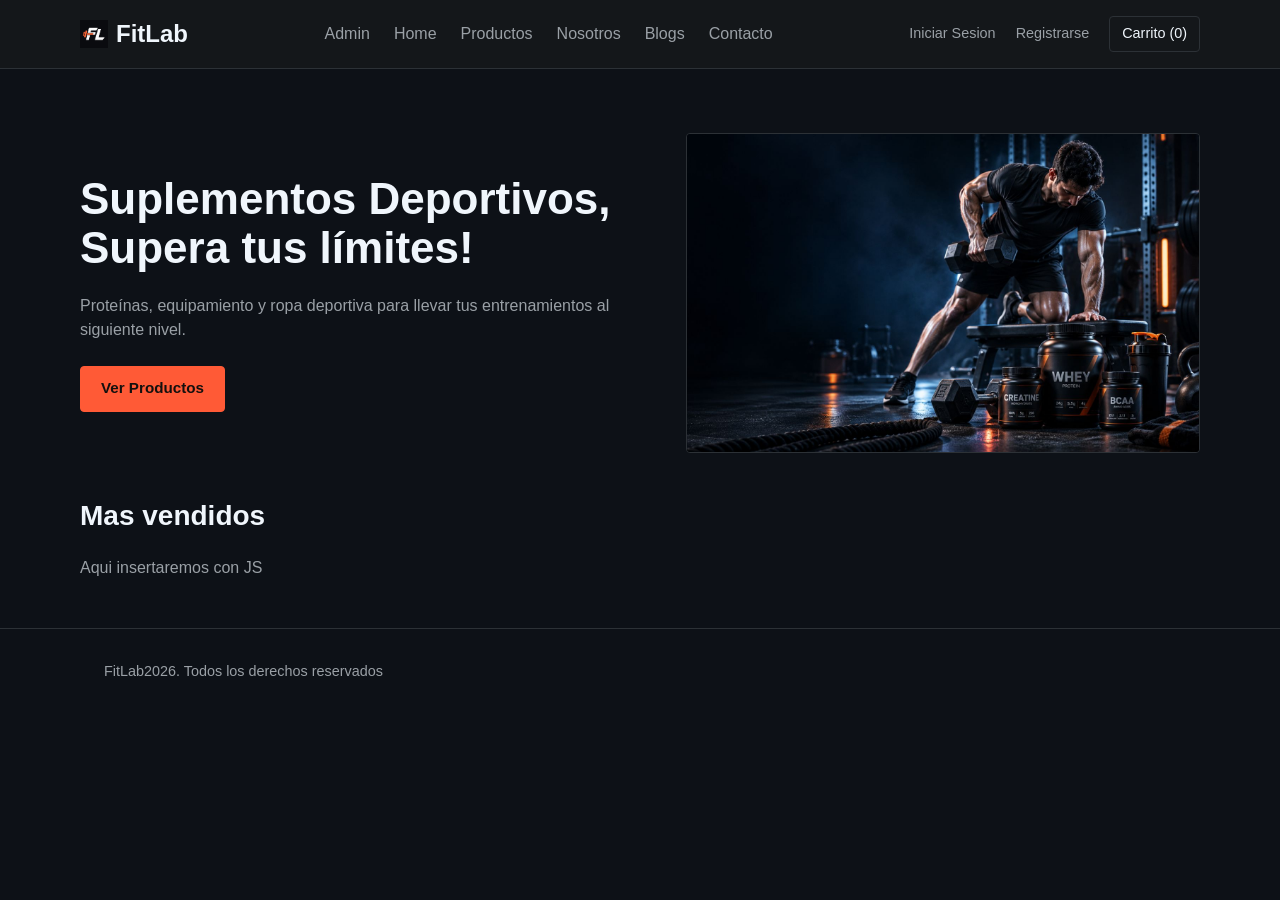
<file: FitLab (1)/FitLab/index.html>
<!DOCTYPE html>
<html lang="es">

<head>
    <meta charset="UTF-8">
    <meta name="viewport" content="width=device-width, initial-scale=1.0"> <!--Que se vea bien en celular-->
    <title>Home - FitLab</title>
    <link rel="stylesheet" href="css/estilos.css"> <!--Conexion con carpeta-->
    <link rel="icon" type="image/jpeg" href="img/favicon.jpeg">
</head>

<body>

    <header class="encabezado">
        <div class="contenedor encabezado-interno">
            <a href="index.html" class="logo">
                <img src="img/favicon.jpeg" alt="" width="28" height="28">FitLab</a>
            <nav class="nav-principal" aria-label="Navegacion principal">
                <ul>
                    <li><a href="admin_productos.html">Admin</a></li>
                    <li><a href="index.html">Home</a></li>
                    <li><a href="productos.html">Productos</a></li>
                    <li><a href="nosotros.html">Nosotros</a></li>
                    <li><a href="blogs.html">Blogs</a></li>
                    <li><a href="contacto.html">Contacto</a></li>
                </ul>
            </nav>
            <div class="acciones-encabezado">
                <a href="login.html" class="enlace-cuenta">Iniciar Sesion</a>
                <a href="registro.html" class="enlace-cuenta">Registrarse</a>
                <a href="carrito.html" class="enlace-carrito" aria-label="Ver carrito">
                    Carrito (<span id="contador-carrito">0</span>)
                </a>
            </div>
        </div>
    </header>

    <main class="contenedor pagina">
        <section class="banner">
            <div class="banner-texto">
                <h1>Suplementos Deportivos, Supera tus límites!</h1>
                <p>Proteínas, equipamiento y ropa deportiva para llevar tus entrenamientos al siguiente nivel.</p>
                <a href="productos.html" class="boton boton-primario">Ver Productos</a>
            </div>
            <img src="img/deportista-equipamiento.jpeg" alt="Deportista con equipamiento fitlab" class="banner-imagen">
        </section>

        <section class="destacados">
            <h2>Mas vendidos</h2>
            <div class="grilla-productos" id="grilla-destacados">
                <p>Aqui insertaremos con JS</p>

            </div>
        </section>
    </main>

    <footer class="pie-pagina">
        <div class="contenedor">
            <p>FitLab2026. Todos los derechos reservados</p>
        </div>

    </footer>

</body>

</html>
</file>
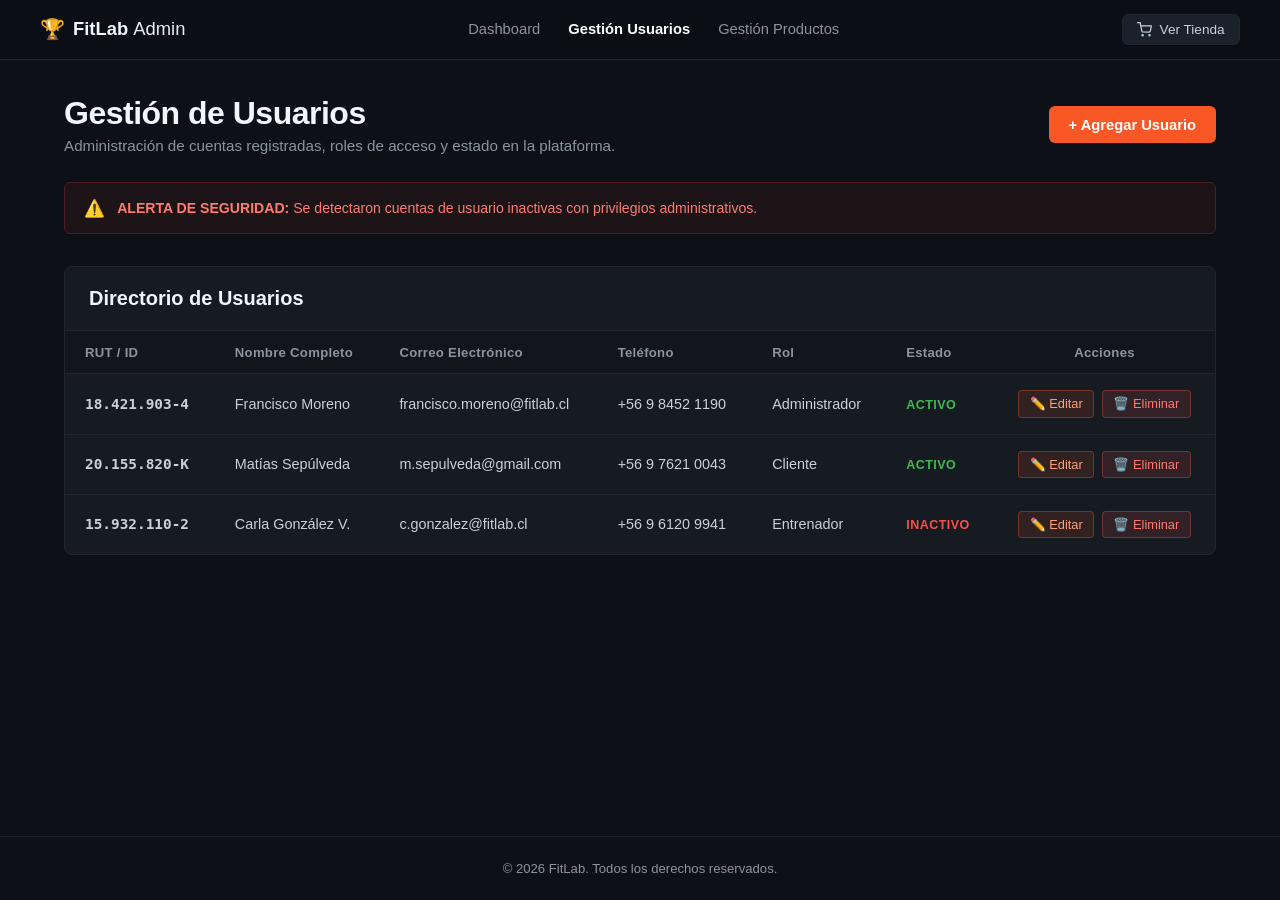
<file: FitLab (1)/FitLab/admin-usuarios.html>
<!DOCTYPE html>
<html lang="es">
<head>
    <meta charset="UTF-8">
    <meta name="viewport" content="width=device-width, initial-scale=1.0">
    <title>FitLab Admin - Gestión de Usuarios</title>
    <style>
        /* ===================================================
           VARIABLES Y PALETA FITLAB ADMIN
           =================================================== */
        :root {
            --bg-main: #0d1117;
            --bg-navbar: #0b0e14;
            --bg-card: #161b22;
            --border-color: #21262d;
            
            --text-primary: #f0f6fc;
            --text-secondary: #8b949e;
            
            --color-orange: #f95726;
            --color-orange-hover: #e04516;

            --alert-bg: #1c1417;
            --alert-border: #4d1c24;
            --alert-text: #ff7b72;

            --status-ok: #3fb950;
            --status-critico: #f85149;

            --action-edit-bg: rgba(249, 87, 38, 0.12);
            --action-edit-border: rgba(249, 87, 38, 0.35);
            --action-delete-bg: rgba(248, 81, 73, 0.12);
            --action-delete-border: rgba(248, 81, 73, 0.35);

            --font-family: -apple-system, BlinkMacSystemFont, "Segoe UI", Roboto, sans-serif;
        }

        * {
            margin: 0;
            padding: 0;
            box-sizing: border-box;
        }

        body {
            background-color: var(--bg-main);
            color: var(--text-primary);
            font-family: var(--font-family);
            min-height: 100vh;
            display: flex;
            flex-direction: column;
        }

        /* ===================================================
           BARRA SUPERIOR DE NAVEGACIÓN
           =================================================== */
        .navbar {
            background-color: var(--bg-navbar);
            border-bottom: 1px solid var(--border-color);
            padding: 0.85rem 2rem;
            position: sticky;
            top: 0;
            z-index: 100;
        }

        .nav-container {
            max-width: 1200px;
            margin: 0 auto;
            display: flex;
            align-items: center;
            justify-content: space-between;
        }

        .brand {
            display: flex;
            align-items: center;
            gap: 0.5rem;
            font-weight: 700;
            font-size: 1.15rem;
        }

        .brand-icon {
            font-size: 1.25rem;
        }

        .brand-admin {
            color: #e6edf3;
            font-weight: 500;
        }

        .nav-links {
            display: flex;
            align-items: center;
            gap: 1.75rem;
        }

        .nav-link {
            color: var(--text-secondary);
            text-decoration: none;
            font-size: 0.92rem;
            font-weight: 500;
            transition: color 0.2s ease;
        }

        .nav-link:hover {
            color: var(--text-primary);
        }

        .nav-link.active {
            color: #ffffff;
            font-weight: 600;
        }

        .btn-store {
            display: inline-flex;
            align-items: center;
            gap: 0.45rem;
            background-color: #1b212b;
            color: #c9d1d9;
            border: 1px solid var(--border-color);
            padding: 0.45rem 0.9rem;
            border-radius: 6px;
            font-size: 0.85rem;
            text-decoration: none;
            transition: all 0.2s ease;
        }

        .btn-store:hover {
            background-color: #232a35;
            color: #ffffff;
            border-color: #38414e;
        }

        /* ===================================================
           CONTENIDO PRINCIPAL
           =================================================== */
        .container {
            max-width: 1200px;
            margin: 2.2rem auto;
            padding: 0 1.5rem;
            flex: 1;
            width: 100%;
        }

        .page-header {
            display: flex;
            align-items: center;
            justify-content: space-between;
            margin-bottom: 1.75rem;
        }

        .header-text h1 {
            font-size: 2rem;
            font-weight: 800;
            letter-spacing: -0.5px;
            margin-bottom: 0.35rem;
        }

        .header-text p {
            color: var(--text-secondary);
            font-size: 0.95rem;
        }

        .btn-primary {
            background-color: var(--color-orange);
            color: #ffffff;
            border: none;
            padding: 0.65rem 1.25rem;
            font-size: 0.92rem;
            font-weight: 600;
            border-radius: 6px;
            cursor: pointer;
            transition: background-color 0.2s ease;
        }

        .btn-primary:hover {
            background-color: var(--color-orange-hover);
        }

        /* Banner de alerta */
        .alert-banner {
            background-color: var(--alert-bg);
            border: 1px solid var(--alert-border);
            border-radius: 6px;
            padding: 0.9rem 1.2rem;
            display: flex;
            align-items: center;
            gap: 0.75rem;
            margin-bottom: 2rem;
            color: var(--alert-text);
            font-size: 0.88rem;
        }

        .alert-icon {
            font-size: 1.05rem;
        }

        /* Tarjeta y Tabla */
        .card-table {
            background-color: var(--bg-card);
            border: 1px solid var(--border-color);
            border-radius: 8px;
            overflow: hidden;
        }

        .card-header {
            padding: 1.25rem 1.5rem;
            border-bottom: 1px solid var(--border-color);
        }

        .card-header h2 {
            font-size: 1.25rem;
            font-weight: 700;
        }

        .table-responsive {
            overflow-x: auto;
        }

        .data-table {
            width: 100%;
            border-collapse: collapse;
            text-align: left;
            font-size: 0.9rem;
        }

        .data-table thead {
            border-bottom: 1px solid var(--border-color);
            background-color: #12161c;
        }

        .data-table th {
            padding: 0.85rem 1.25rem;
            color: var(--text-secondary);
            font-size: 0.82rem;
            font-weight: 600;
            letter-spacing: 0.3px;
        }

        .data-table td {
            padding: 1rem 1.25rem;
            border-bottom: 1px solid var(--border-color);
            color: #c9d1d9;
            vertical-align: middle;
        }

        .data-table tbody tr:last-child td {
            border-bottom: none;
        }

        .data-table tbody tr:hover {
            background-color: #1c222b;
        }

        .user-rut {
            font-family: monospace;
            font-weight: 600;
            color: #e6edf3;
        }

        .user-name {
            font-weight: 500;
            color: #ffffff;
        }

        .text-center {
            text-align: center;
        }

        /* Estados */
        .status-badge {
            font-size: 0.78rem;
            font-weight: 700;
            letter-spacing: 0.5px;
        }

        .status-badge.activo {
            color: var(--status-ok);
        }

        .status-badge.inactivo {
            color: var(--status-critico);
        }

        /* Botones de acción */
        .action-buttons {
            display: inline-flex;
            gap: 0.5rem;
            justify-content: center;
        }

        .btn-action {
            background: transparent;
            border-radius: 4px;
            padding: 0.32rem 0.65rem;
            font-size: 0.8rem;
            font-weight: 500;
            cursor: pointer;
            transition: all 0.2s ease;
            text-decoration: none;
            display: inline-flex;
            align-items: center;
            gap: 0.3rem;
        }

        .btn-action.btn-edit {
            color: #ffa17a;
            border: 1px solid var(--action-edit-border);
            background-color: var(--action-edit-bg);
        }

        .btn-action.btn-edit:hover {
            background-color: rgba(249, 87, 38, 0.25);
            border-color: #ffa17a;
        }

        .btn-action.btn-delete {
            color: #ff7b72;
            border: 1px solid var(--action-delete-border);
            background-color: var(--action-delete-bg);
        }

        .btn-action.btn-delete:hover {
            background-color: rgba(248, 81, 73, 0.25);
            border-color: #ff7b72;
        }

        /* Modal */
        .modal-overlay {
            display: none;
            position: fixed;
            top: 0;
            left: 0;
            width: 100vw;
            height: 100vh;
            background-color: rgba(0, 0, 0, 0.75);
            z-index: 200;
            align-items: center;
            justify-content: center;
            padding: 1rem;
        }

        .modal-overlay.show {
            display: flex;
        }

        .modal-box {
            background-color: var(--bg-card);
            border: 1px solid var(--border-color);
            border-radius: 8px;
            width: 100%;
            max-width: 500px;
            box-shadow: 0 10px 30px rgba(0, 0, 0, 0.5);
            overflow: hidden;
        }

        .modal-header {
            padding: 1.2rem 1.5rem;
            border-bottom: 1px solid var(--border-color);
            display: flex;
            justify-content: space-between;
            align-items: center;
        }

        .modal-header h3 {
            font-size: 1.15rem;
            font-weight: 700;
        }

        .btn-close {
            background: none;
            border: none;
            color: var(--text-secondary);
            font-size: 1.5rem;
            cursor: pointer;
        }

        .btn-close:hover {
            color: var(--text-primary);
        }

        #formUsuario {
            padding: 1.5rem;
        }

        .form-group {
            margin-bottom: 1rem;
        }

        .form-group label {
            display: block;
            font-size: 0.82rem;
            color: var(--text-secondary);
            margin-bottom: 0.35rem;
            font-weight: 500;
        }

        .form-group input,
        .form-group select {
            width: 100%;
            background-color: #0b0e14;
            border: 1px solid var(--border-color);
            color: #ffffff;
            padding: 0.55rem 0.8rem;
            border-radius: 6px;
            font-size: 0.9rem;
            outline: none;
        }

        .form-group input:focus,
        .form-group select:focus {
            border-color: var(--color-orange);
        }

        .form-row {
            display: flex;
            gap: 1rem;
        }

        .form-row .col {
            flex: 1;
        }

        .modal-actions {
            display: flex;
            justify-content: flex-end;
            gap: 0.75rem;
            margin-top: 1.5rem;
        }

        .btn-secondary {
            background-color: #21262d;
            color: #c9d1d9;
            border: 1px solid var(--border-color);
            padding: 0.6rem 1.1rem;
            border-radius: 6px;
            font-size: 0.88rem;
            cursor: pointer;
        }

        .btn-secondary:hover {
            background-color: #30363d;
            color: #ffffff;
        }

        .footer {
            border-top: 1px solid var(--border-color);
            padding: 1.5rem;
            text-align: center;
            color: var(--text-secondary);
            font-size: 0.82rem;
            margin-top: auto;
        }

        @media (max-width: 768px) {
            .navbar .nav-links {
                display: none;
            }
            .page-header {
                flex-direction: column;
                align-items: flex-start;
                gap: 1rem;
            }
            .btn-primary {
                width: 100%;
            }
        }
    </style>
</head>
<body>

    <!-- Barra de navegación superior -->
    <header class="navbar">
        <div class="nav-container">
            <div class="brand">
                <span class="brand-icon">🏆</span>
                <span class="brand-name">FitLab <span class="brand-admin">Admin</span></span>
            </div>

            <nav class="nav-links">
                <a href="admin_dashboard.html" class="nav-link">Dashboard</a>
                <a href="admin-usuarios.html" class="nav-link active">Gestión Usuarios</a>
                <a href="admin_productos.html" class="nav-link">Gestión Productos</a>
            </nav>

            <div class="nav-actions">
                <a href="index.html" class="btn-store">
                    <svg width="15" height="15" viewBox="0 0 24 24" fill="none" stroke="currentColor" stroke-width="2" stroke-linecap="round" stroke-linejoin="round">
                        <circle cx="9" cy="21" r="1"></circle>
                        <circle cx="20" cy="21" r="1"></circle>
                        <path d="M1 1h4l2.68 13.39a2 2 0 0 0 2 1.61h9.72a2 2 0 0 0 2-1.61L23 6H6"></path>
                    </svg>
                    Ver Tienda
                </a>
            </div>
        </div>
    </header>

    <!-- Contenedor principal -->
    <main class="container">
        
        <section class="page-header">
            <div class="header-text">
                <h1>Gestión de Usuarios</h1>
                <p>Administración de cuentas registradas, roles de acceso y estado en la plataforma.</p>
            </div>
            <button id="btnAbrirModal" class="btn-primary">+ Agregar Usuario</button>
        </section>

        <!-- Alerta de seguridad -->
        <div class="alert-banner">
            <span class="alert-icon">⚠️</span>
            <div class="alert-content">
                <strong>ALERTA DE SEGURIDAD:</strong> Se detectaron cuentas de usuario inactivas con privilegios administrativos.
            </div>
        </div>

        <!-- Tabla de datos -->
        <section class="card-table">
            <div class="card-header">
                <h2>Directorio de Usuarios</h2>
            </div>

            <div class="table-responsive">
                <table class="data-table">
                    <thead>
                        <tr>
                            <th>RUT / ID</th>
                            <th>Nombre Completo</th>
                            <th>Correo Electrónico</th>
                            <th>Teléfono</th>
                            <th>Rol</th>
                            <th>Estado</th>
                            <th class="text-center">Acciones</th>
                        </tr>
                    </thead>
                    <tbody id="tablaUsuariosBody">
                        <!-- Generado por JavaScript -->
                    </tbody>
                </table>
            </div>
        </section>

    </main>

    <!-- Pie de página -->
    <footer class="footer">
        <p>© 2026 FitLab. Todos los derechos reservados.</p>
    </footer>

    <!-- Modal Formulario -->
    <div id="modalUsuario" class="modal-overlay">
        <div class="modal-box">
            <div class="modal-header">
                <h3 id="modalTitulo">Agregar Nuevo Usuario</h3>
                <button type="button" id="btnCerrarModal" class="btn-close">&times;</button>
            </div>
            <form id="formUsuario">
                <input type="hidden" id="usuarioId">

                <div class="form-group">
                    <label for="inputRut">RUT / Identificador</label>
                    <input type="text" id="inputRut" placeholder="12.345.678-9" required>
                </div>

                <div class="form-group">
                    <label for="inputNombre">Nombre Completo</label>
                    <input type="text" id="inputNombre" placeholder="Ej: Francisco Moreno" required>
                </div>

                <div class="form-group">
                    <label for="inputEmail">Correo Electrónico</label>
                    <input type="email" id="inputEmail" placeholder="nombre@fitlab.cl" required>
                </div>

                <div class="form-row">
                    <div class="form-group col">
                        <label for="inputTelefono">Teléfono</label>
                        <input type="tel" id="inputTelefono" placeholder="+56 9 1234 5678" required>
                    </div>
                    <div class="form-group col">
                        <label for="selectRol">Rol</label>
                        <select id="selectRol">
                            <option value="Cliente">Cliente</option>
                            <option value="Entrenador">Entrenador</option>
                            <option value="Administrador">Administrador</option>
                        </select>
                    </div>
                </div>

                <div class="form-group">
                    <label for="selectEstado">Estado</label>
                    <select id="selectEstado">
                        <option value="ACTIVO">ACTIVO</option>
                        <option value="INACTIVO">INACTIVO</option>
                    </select>
                </div>

                <div class="modal-actions">
                    <button type="button" id="btnCancelarModal" class="btn-secondary">Cancelar</button>
                    <button type="submit" class="btn-primary">Guardar Usuario</button>
                </div>
            </form>
        </div>
    </div>

    <!-- Script embebido -->
    <script>
        document.addEventListener('DOMContentLoaded', function () {
            let listaUsuarios = [
                {
                    id: 'USR-001',
                    rut: '18.421.903-4',
                    nombre: 'Francisco Moreno',
                    email: 'francisco.moreno@fitlab.cl',
                    telefono: '+56 9 8452 1190',
                    rol: 'Administrador',
                    estado: 'ACTIVO'
                },
                {
                    id: 'USR-002',
                    rut: '20.155.820-K',
                    nombre: 'Matías Sepúlveda',
                    email: 'm.sepulveda@gmail.com',
                    telefono: '+56 9 7621 0043',
                    rol: 'Cliente',
                    estado: 'ACTIVO'
                },
                {
                    id: 'USR-003',
                    rut: '15.932.110-2',
                    nombre: 'Carla González V.',
                    email: 'c.gonzalez@fitlab.cl',
                    telefono: '+56 9 6120 9941',
                    rol: 'Entrenador',
                    estado: 'INACTIVO'
                }
            ];

            const tablaBody = document.getElementById('tablaUsuariosBody');
            const modal = document.getElementById('modalUsuario');
            const modalTitulo = document.getElementById('modalTitulo');
            const formUsuario = document.getElementById('formUsuario');

            const btnAbrirModal = document.getElementById('btnAbrirModal');
            const btnCerrarModal = document.getElementById('btnCerrarModal');
            const btnCancelarModal = document.getElementById('btnCancelarModal');

            const inputId = document.getElementById('usuarioId');
            const inputRut = document.getElementById('inputRut');
            const inputNombre = document.getElementById('inputNombre');
            const inputEmail = document.getElementById('inputEmail');
            const inputTelefono = document.getElementById('inputTelefono');
            const selectRol = document.getElementById('selectRol');
            const selectEstado = document.getElementById('selectEstado');

            function renderizarTabla() {
                tablaBody.innerHTML = '';

                if (listaUsuarios.length === 0) {
                    const tr = document.createElement('tr');
                    tr.innerHTML = `
                        <td colspan="7" class="text-center" style="padding: 2rem; color: #8b949e;">
                            No hay usuarios registrados actualmente.
                        </td>
                    `;
                    tablaBody.appendChild(tr);
                    return;
                }

                listaUsuarios.forEach(function (usuario) {
                    const tr = document.createElement('tr');
                    const claseBadge = usuario.estado === 'ACTIVO' ? 'activo' : 'inactivo';

                    tr.innerHTML = `
                        <td class="user-rut">${usuario.rut}</td>
                        <td class="user-name">${usuario.nombre}</td>
                        <td>${usuario.email}</td>
                        <td>${usuario.telefono}</td>
                        <td>${usuario.rol}</td>
                        <td><span class="status-badge ${claseBadge}">${usuario.estado}</span></td>
                        <td class="text-center">
                            <div class="action-buttons">
                                <button class="btn-action btn-edit" onclick="editarUsuario('${usuario.id}')">
                                    ✏️ Editar
                                </button>
                                <button class="btn-action btn-delete" onclick="eliminarUsuario('${usuario.id}')">
                                    🗑️ Eliminar
                                </button>
                            </div>
                        </td>
                    `;
                    tablaBody.appendChild(tr);
                });
            }

            function abrirModal(modoEdicion) {
                if (!modoEdicion) {
                    formUsuario.reset();
                    inputId.value = '';
                    modalTitulo.textContent = 'Agregar Nuevo Usuario';
                }
                modal.classList.add('show');
            }

            function cerrarModal() {
                modal.classList.remove('show');
                formUsuario.reset();
                inputId.value = '';
            }

            btnAbrirModal.addEventListener('click', function () {
                abrirModal(false);
            });

            btnCerrarModal.addEventListener('click', cerrarModal);
            btnCancelarModal.addEventListener('click', cerrarModal);

            modal.addEventListener('click', function (e) {
                if (e.target === modal) {
                    cerrarModal();
                }
            });

            formUsuario.addEventListener('submit', function (e) {
                e.preventDefault();

                const id = inputId.value;
                const rut = inputRut.value.trim();
                const nombre = inputNombre.value.trim();
                const email = inputEmail.value.trim();
                const telefono = inputTelefono.value.trim();
                const rol = selectRol.value;
                const estado = selectEstado.value;

                if (id) {
                    const indice = listaUsuarios.findIndex(function (u) {
                        return u.id === id;
                    });
                    if (indice !== -1) {
                        listaUsuarios[indice] = { id, rut, nombre, email, telefono, rol, estado };
                    }
                } else {
                    const nuevoId = 'USR-' + String(Date.now()).slice(-3);
                    listaUsuarios.push({
                        id: nuevoId,
                        rut,
                        nombre,
                        email,
                        telefono,
                        rol,
                        estado
                    });
                }

                cerrarModal();
                renderizarTabla();
            });

            window.editarUsuario = function (id) {
                const usuario = listaUsuarios.find(function (u) {
                    return u.id === id;
                });
                if (!usuario) return;

                inputId.value = usuario.id;
                inputRut.value = usuario.rut;
                inputNombre.value = usuario.nombre;
                inputEmail.value = usuario.email;
                inputTelefono.value = usuario.telefono;
                selectRol.value = usuario.rol;
                selectEstado.value = usuario.estado;

                modalTitulo.textContent = 'Editar Usuario';
                abrirModal(true);
            };

            window.eliminarUsuario = function (id) {
                const usuario = listaUsuarios.find(function (u) {
                    return u.id === id;
                });
                if (!usuario) return;

                if (confirm(`¿Estás seguro de que deseas eliminar al usuario "${usuario.nombre}"?`)) {
                    listaUsuarios = listaUsuarios.filter(function (u) {
                        return u.id !== id;
                    });
                    renderizarTabla();
                }
            };

            renderizarTabla();
        });
    </script>
</body>
</html>
</file>
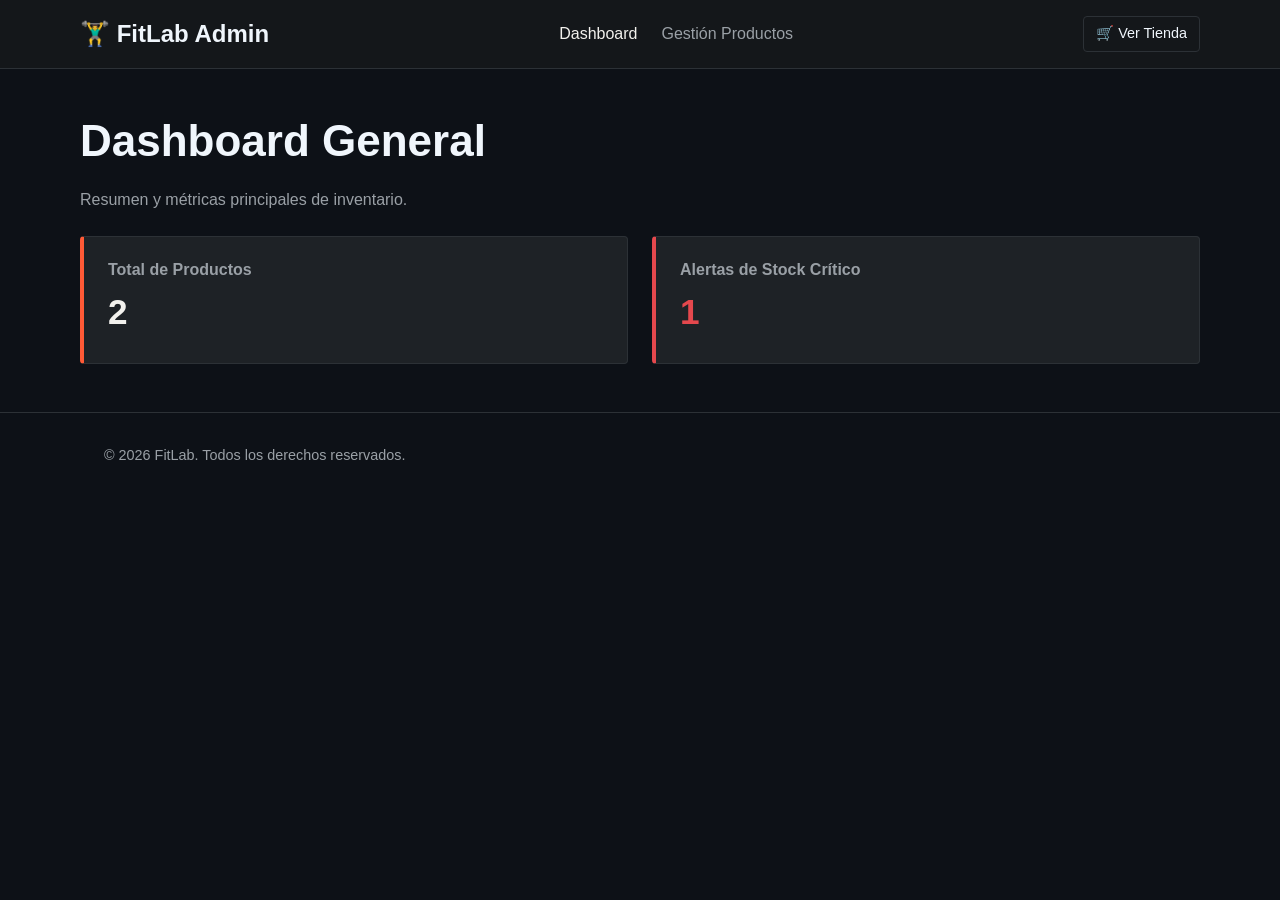
<file: FitLab (1)/FitLab/admin_dashboard.html>
<!DOCTYPE html>
<html lang="es">

<head>
    <meta charset="UTF-8">
    <meta name="viewport" content="width=device-width, initial-scale=1.0">
    <title>FitLab - Dashboard Administrador</title>
    <link rel="stylesheet" href="css/estilos.css">
    <link rel="icon" type="image/jpeg" href="img/favicon.jpeg">
</head>

<body>

    <header class="encabezado">
        <div class="contenedor encabezado-interno">
            <a href="index.html" class="logo">
                🏋️‍♂️ FitLab Admin
            </a>
            <nav class="nav-principal">
                <ul>
                    <li><a href="admin_dashboard.html" style="color: #f2f1ed;">Dashboard</a></li>
                    <li><a href="admin_productos.html">Gestión Productos</a></li>
                </ul>
            </nav>
            <div class="acciones-encabezado">
                <a href="index.html" class="enlace-carrito">🛒 Ver Tienda</a>
            </div>
        </div>
    </header>

    <main class="pagina contenedor">
        <h1>Dashboard General</h1>
        <p>Resumen y métricas principales de inventario.</p>

        <section class="grilla-dashboard">
            <div class="metrica-card">
                <h3>Total de Productos</h3>
                <p id="total-productos-count">0</p>
            </div>

            <div class="metrica-card alerta">
                <h3>Alertas de Stock Crítico</h3>
                <p id="stock-critico-count" style="color: #e5484d;">0</p>
            </div>
        </section>
    </main>

    <footer class="pie-pagina">
        <div class="contenedor">
            <p>&copy; 2026 FitLab. Todos los derechos reservados.</p>
        </div>
    </footer>

    <script src="js/admin.js"></script>
</body>

</html>
</file>
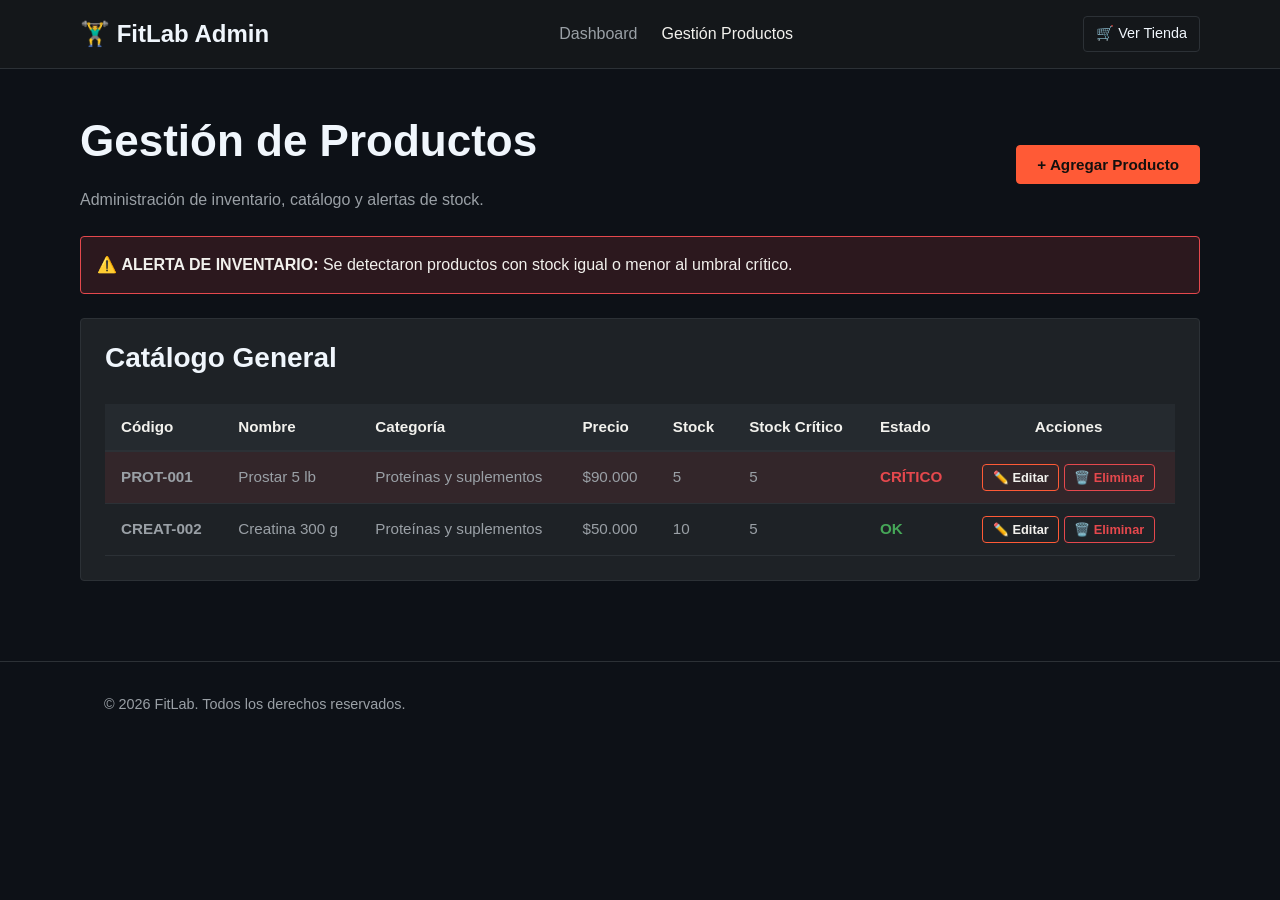
<file: FitLab (1)/FitLab/admin_productos.html>
<!DOCTYPE html>
<html lang="es">

<head>
    <meta charset="UTF-8">
    <meta name="viewport" content="width=device-width, initial-scale=1.0">
    <title>FitLab - Mantenedor de Productos</title>
    <link rel="stylesheet" href="css/estilos.css">
    <link rel="icon" type="image/jpeg" href="img/favicon.jpeg">
</head>

<body>

    <header class="encabezado">
        <div class="contenedor encabezado-interno">
            <a href="index.html" class="logo">
                🏋️‍♂️ FitLab Admin
            </a>
            <nav class="nav-principal">
                <ul>
                    <li><a href="admin_dashboard.html">Dashboard</a></li>
                    <li><a href="admin_productos.html" style="color: #f2f1ed;">Gestión Productos</a></li>
                </ul>
            </nav>
            <div class="acciones-encabezado">
                <a href="index.html" class="enlace-carrito">🛒 Ver Tienda</a>
            </div>
        </div>
    </header>

    <main class="pagina contenedor">
        <div
            style="display: flex; justify-content: space-between; align-items: center; margin-bottom: 1.5rem; flex-wrap: wrap; gap: 1rem;">
            <div>
                <h1>Gestión de Productos</h1>
                <p>Administración de inventario, catálogo y alertas de stock.</p>
            </div>
            <button id="btn-nuevo-producto" class="boton boton-primario">+ Agregar Producto</button>
        </div>

        <div id="banner-alerta-stock" class="alerta-stock hidden">
            ⚠️ <strong>ALERTA DE INVENTARIO:</strong> Se detectaron productos con stock igual o menor al umbral crítico.
        </div>

        <section class="tarjeta-admin">
            <h2>Catálogo General</h2>
            <div class="tabla-contenedor">
                <table class="tabla-custom">
                    <thead>
                        <tr>
                            <th>Código</th>
                            <th>Nombre</th>
                            <th>Categoría</th>
                            <th>Precio</th>
                            <th>Stock</th>
                            <th>Stock Crítico</th>
                            <th>Estado</th>
                            <th style="text-align: center;">Acciones</th>
                        </tr>
                    </thead>
                    <tbody id="tabla-productos-body">
                    </tbody>
                </table>
            </div>
        </section>

        <section id="seccion-formulario" class="tarjeta-admin hidden">
            <h2 id="form-titulo">Formulario de Producto</h2>
            <form id="form-producto" novalidate>
                <input type="hidden" id="prod-index">

                <div class="grilla-formulario">
                    <div class="grupo-formulario">
                        <label for="prod-codigo">Código *</label>
                        <input type="text" id="prod-codigo" placeholder="Ej: PROT-001">
                        <span class="mensaje-error" id="err-codigo"></span>
                    </div>

                    <div class="grupo-formulario">
                        <label for="prod-nombre">Nombre del Producto *</label>
                        <input type="text" id="prod-nombre" placeholder="Ej: Whey Protein 1kg">
                        <span class="mensaje-error" id="err-nombre"></span>
                    </div>
                </div>

                <div class="grilla-formulario">
                    <div class="grupo-formulario">
                        <label for="prod-categoria">Categoría *</label>
                        <select id="prod-categoria">
                            <option value="">-- Seleccione Categoría --</option>
                            <option value="Proteínas y suplementos">Proteínas y suplementos</option>
                            <option value="Equipamiento">Equipamiento</option>
                            <option value="Ropa Deportiva">Ropa Deportiva</option>
                        </select>
                        <span class="mensaje-error" id="err-categoria"></span>
                    </div>

                    <div class="grupo-formulario">
                        <label for="prod-precio">Precio ($) *</label>
                        <input type="number" id="prod-precio" placeholder="29990">
                        <span class="mensaje-error" id="err-precio"></span>
                    </div>
                </div>

                <div class="grilla-formulario">
                    <div class="grupo-formulario">
                        <label for="prod-stock">Stock Actual *</label>
                        <input type="number" id="prod-stock" placeholder="10">
                        <span class="mensaje-error" id="err-stock"></span>
                    </div>

                    <div class="grupo-formulario">
                        <label for="prod-stock-critico">Stock Crítico</label>
                        <input type="number" id="prod-stock-critico" placeholder="5">
                        <span class="mensaje-error" id="err-stock-critico"></span>
                    </div>
                </div>

                <div class="grupo-formulario">
                    <label for="prod-descripcion">Descripción Corta</label>
                    <textarea id="prod-descripcion" rows="3" placeholder="Detalles sobre el producto..."></textarea>
                    <span class="mensaje-error" id="err-descripcion"></span>
                </div>

                <div style="display: flex; gap: 1rem; margin-top: 1rem;">
                    <button type="submit" class="boton boton-primario">Guardar Producto</button>
                    <button type="button" id="btn-cancelar" class="boton">Cancelar</button>
                </div>
            </form>
        </section>
    </main>

    <footer class="pie-pagina">
        <div class="contenedor">
            <p>&copy; 2026 FitLab. Todos los derechos reservados.</p>
        </div>
    </footer>

    <script src="js/admin.js"></script>
</body>

</html>
</file>
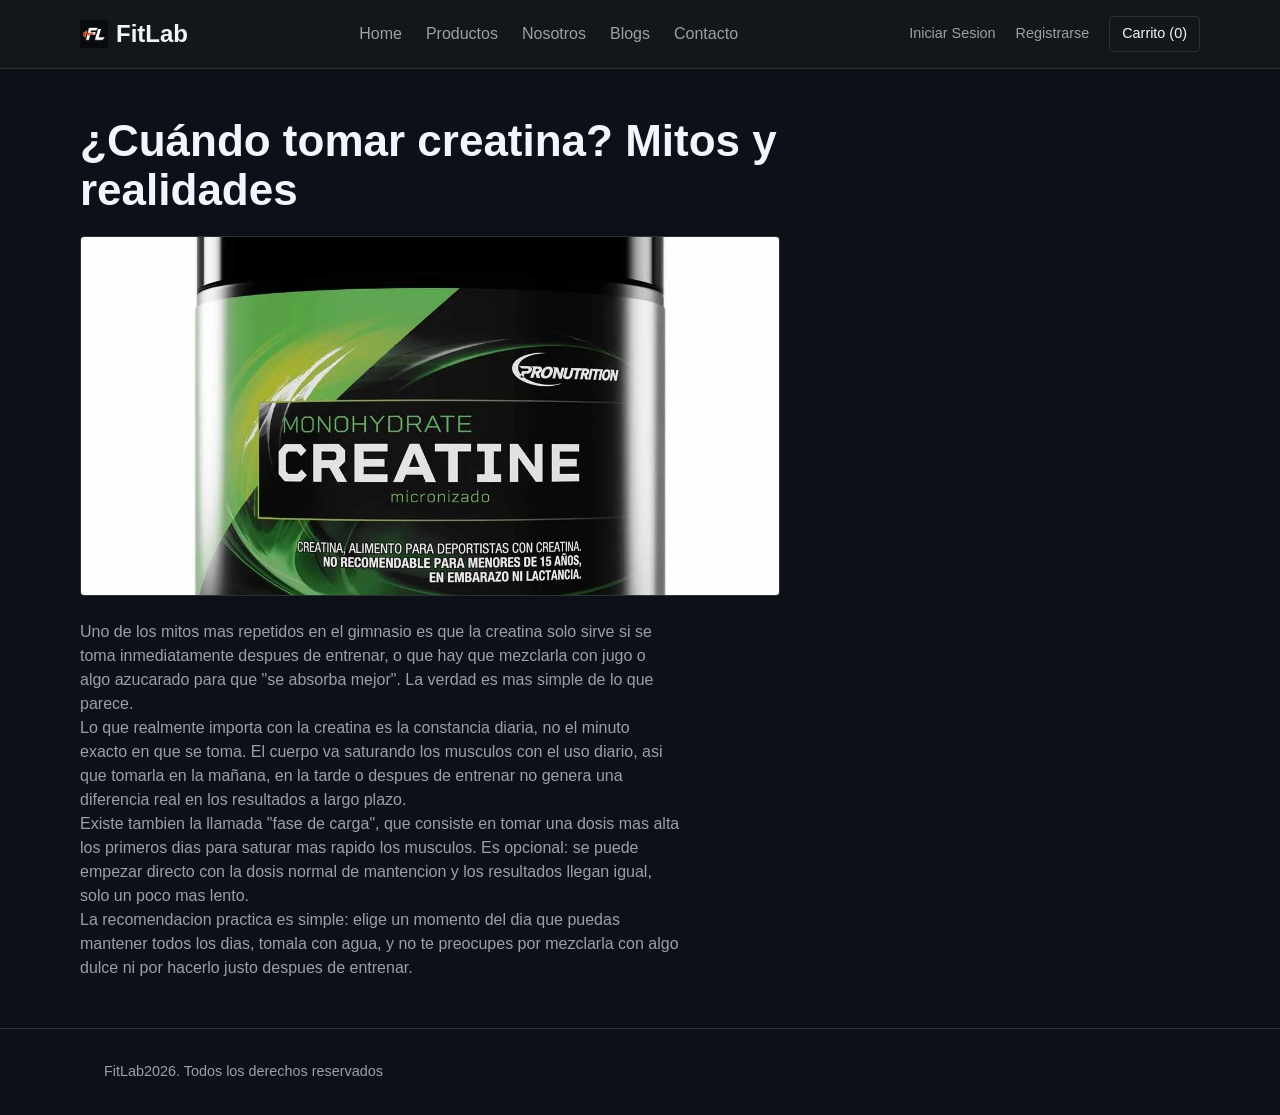
<file: FitLab (1)/FitLab/blog-detalle-1.html>
<!DOCTYPE html>
<html lang="es">

<head>
    <meta charset="UTF-8">
    <meta name="viewport" content="width=device-width, initial-scale=1.0">
    <title>¿Cuándo tomar creatina? - FitLab</title>
    <link rel="stylesheet" href="css/estilos.css">
    <link rel="icon" type="image/jpeg" href="img/favicon.jpeg">
</head>

<body>

    <header class="encabezado">
        <div class="contenedor encabezado-interno">
            <a href="index.html" class="logo">
                <img src="img/favicon.jpeg" alt="" width="28" height="28">FitLab</a>
            <nav class="nav-principal" aria-label="Navegacion principal">
                <ul>
                    <li><a href="index.html">Home</a></li>
                    <li><a href="productos.html">Productos</a></li>
                    <li><a href="nosotros.html">Nosotros</a></li>
                    <li><a href="blogs.html">Blogs</a></li>
                    <li><a href="contacto.html">Contacto</a></li>
                </ul>
            </nav>
            <div class="acciones-encabezado">
                <a href="login.html" class="enlace-cuenta">Iniciar Sesion</a>
                <a href="registro.html" class="enlace-cuenta">Registrarse</a>
                <a href="carrito.html" class="enlace-carrito" aria-label="Ver carrito">
                    Carrito (<span id="contador-carrito">0</span>)
                </a>
            </div>
        </div>
    </header>

    <main class="contenedor pagina">
        <article class="blog-articulo">
            <h1>¿Cuándo tomar creatina? Mitos y realidades</h1>
            <img src="img/creatina.jpg" alt="Envase de creatina monohidratada" class="blog-imagen">

            <p>Uno de los mitos mas repetidos en el gimnasio es que la creatina solo sirve si se toma inmediatamente
                despues de entrenar, o que hay que mezclarla con jugo o algo azucarado para que "se absorba mejor". La
                verdad es mas simple de lo que parece.</p>

            <p>Lo que realmente importa con la creatina es la constancia diaria, no el minuto exacto en que se toma. El
                cuerpo va saturando los musculos con el uso diario, asi que tomarla en la mañana, en la tarde o despues
                de entrenar no genera una diferencia real en los resultados a largo plazo.</p>

            <p>Existe tambien la llamada "fase de carga", que consiste en tomar una dosis mas alta los primeros dias
                para saturar mas rapido los musculos. Es opcional: se puede empezar directo con la dosis normal de
                mantencion y los resultados llegan igual, solo un poco mas lento.</p>

            <p>La recomendacion practica es simple: elige un momento del dia que puedas mantener todos los dias, tomala
                con agua, y no te preocupes por mezclarla con algo dulce ni por hacerlo justo despues de entrenar.</p>
        </article>
    </main>

    <footer class="pie-pagina">
        <div class="contenedor">
            <p>FitLab2026. Todos los derechos reservados</p>
        </div>
    </footer>

</body>

</html>
</file>
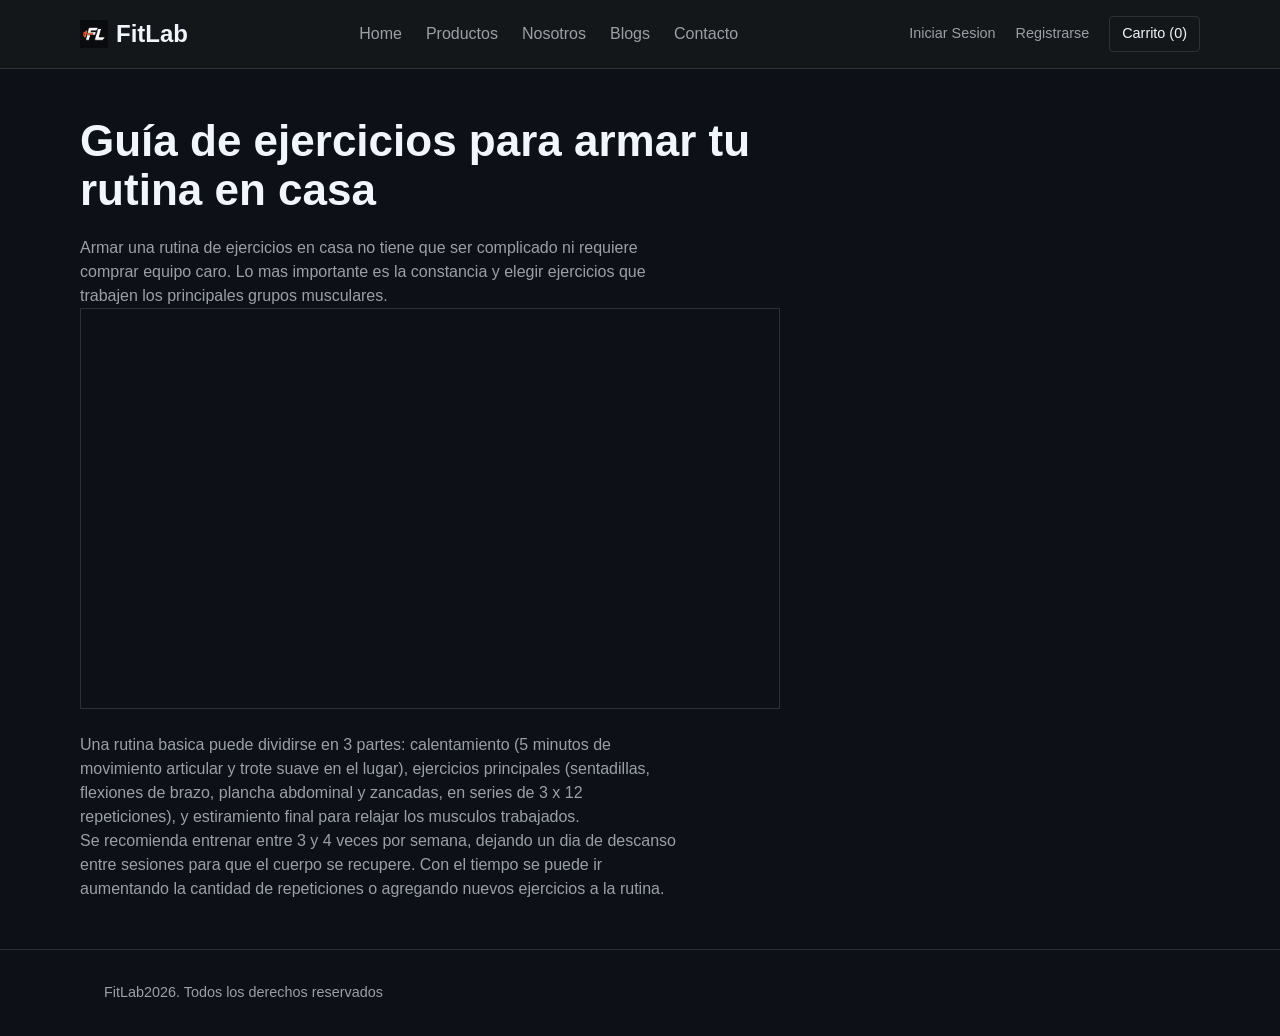
<file: FitLab (1)/FitLab/blog-detalle-2.html>
<!DOCTYPE html>
<html lang="es">

<head>
    <meta charset="UTF-8">
    <meta name="viewport" content="width=device-width, initial-scale=1.0">
    <title>Guía de rutina en casa - FitLab</title>
    <link rel="stylesheet" href="css/estilos.css">
    <link rel="icon" type="image/jpeg" href="img/favicon.jpeg">
</head>

<body>

    <header class="encabezado">
        <div class="contenedor encabezado-interno">
            <a href="index.html" class="logo">
                <img src="img/favicon.jpeg" alt="" width="28" height="28">FitLab</a>
            <nav class="nav-principal" aria-label="Navegacion principal">
                <ul>
                    <li><a href="index.html">Home</a></li>
                    <li><a href="productos.html">Productos</a></li>
                    <li><a href="nosotros.html">Nosotros</a></li>
                    <li><a href="blogs.html">Blogs</a></li>
                    <li><a href="contacto.html">Contacto</a></li>
                </ul>
            </nav>
            <div class="acciones-encabezado">
                <a href="login.html" class="enlace-cuenta">Iniciar Sesion</a>
                <a href="registro.html" class="enlace-cuenta">Registrarse</a>
                <a href="carrito.html" class="enlace-carrito" aria-label="Ver carrito">
                    Carrito (<span id="contador-carrito">0</span>)
                </a>
            </div>
        </div>
    </header>

    <main class="contenedor pagina">
        <article class="blog-articulo">
            <h1>Guía de ejercicios para armar tu rutina en casa</h1>

            <p>Armar una rutina de ejercicios en casa no tiene que ser complicado ni requiere comprar equipo caro. Lo
                mas importante es la constancia y elegir ejercicios que trabajen los principales grupos musculares.</p>


            <div class="video-incrustado">
                <!-- iframe: incrusta el reproductor de YouTube en la pagina; allowfullscreen permite verlo en pantalla completa -->
                <iframe src="https://www.youtube-nocookie.com/embed/y9-_6xBgJbE" title="Rutina de ejercicios en casa"
                    allowfullscreen></iframe>

            </div>

            <p>Una rutina basica puede dividirse en 3 partes: calentamiento (5 minutos de movimiento articular y trote
                suave en el lugar), ejercicios principales (sentadillas, flexiones de brazo, plancha abdominal y
                zancadas, en series de 3 x 12 repeticiones), y estiramiento final para relajar los musculos trabajados.
            </p>

            <p>Se recomienda entrenar entre 3 y 4 veces por semana, dejando un dia de descanso entre sesiones para que
                el cuerpo se recupere. Con el tiempo se puede ir aumentando la cantidad de repeticiones o agregando
                nuevos ejercicios a la rutina.</p>
        </article>
    </main>

    <footer class="pie-pagina">
        <div class="contenedor">
            <p>FitLab2026. Todos los derechos reservados</p>
        </div>
    </footer>

</body>

</html>
</file>
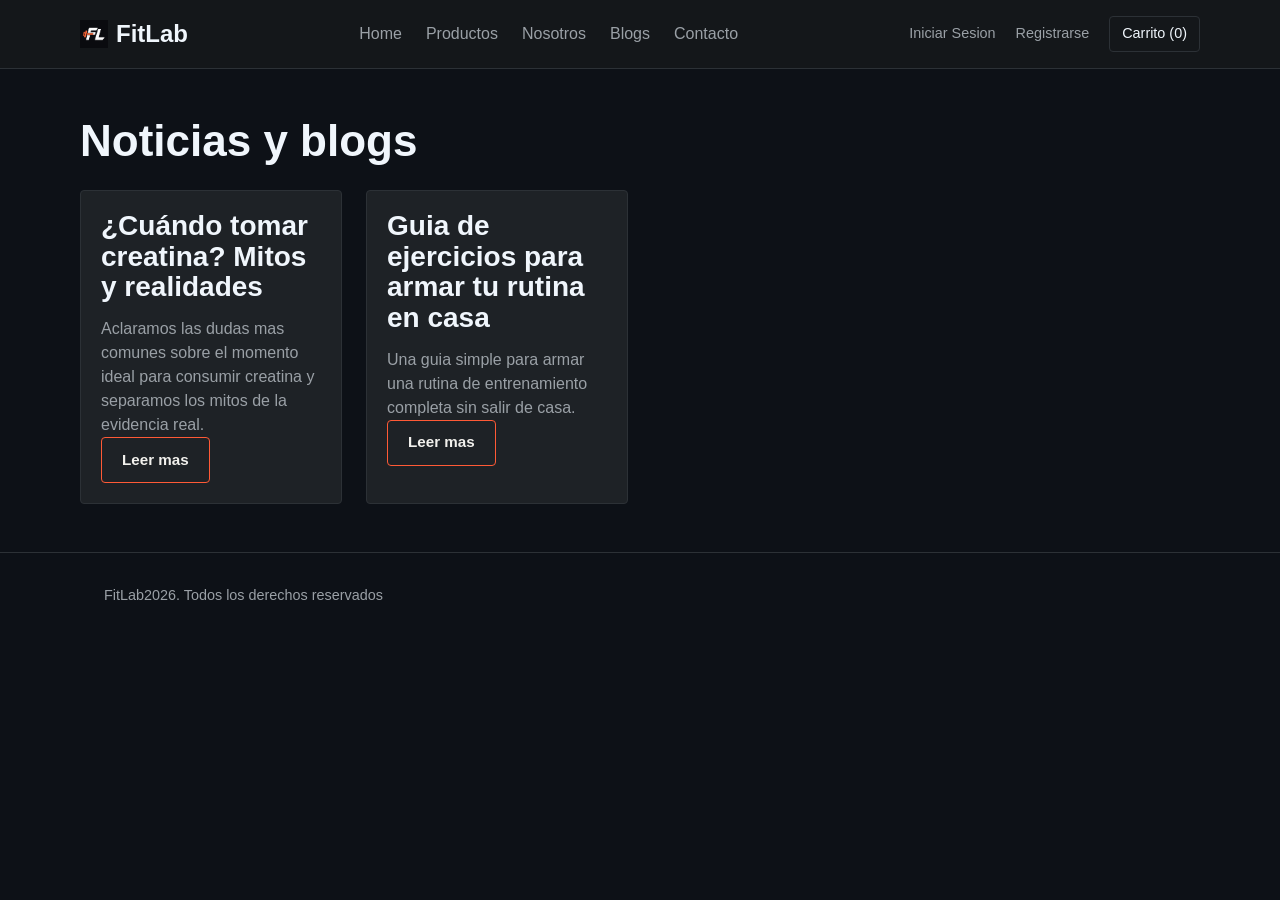
<file: FitLab (1)/FitLab/blogs.html>
<!DOCTYPE html>
<html lang="es">

<head>
    <meta charset="UTF-8">
    <meta name="viewport" content="width=device-width, initial-scale=1.0">
    <title>Blogs - FitLab</title>
    <link rel="stylesheet" href="css/estilos.css">
    <link rel="icon" type="image/jpeg" href="img/favicon.jpeg">
</head>

<body>

    <header class="encabezado">
        <div class="contenedor encabezado-interno">
            <a href="index.html" class="logo">
                <img src="img/favicon.jpeg" alt="" width="28" height="28">FitLab</a>
            <nav class="nav-principal" aria-label="Navegacion principal">
                <ul>
                    <li><a href="index.html">Home</a></li>
                    <li><a href="productos.html">Productos</a></li>
                    <li><a href="nosotros.html">Nosotros</a></li>
                    <li><a href="blogs.html">Blogs</a></li>
                    <li><a href="contacto.html">Contacto</a></li>
                </ul>
            </nav>
            <div class="acciones-encabezado">
                <a href="login.html" class="enlace-cuenta">Iniciar Sesion</a>
                <a href="registro.html" class="enlace-cuenta">Registrarse</a>
                <a href="carrito.html" class="enlace-carrito" aria-label="Ver carrito">
                    Carrito (<span id="contador-carrito">0</span>)
                </a>
            </div>
        </div>
    </header>

    <main class="contenedor pagina">
        <h1>Noticias y blogs</h1>

        <div class="grilla-blog">
            <article class="blog-card">
                <h2>¿Cuándo tomar creatina? Mitos y realidades</h2>
                <p>Aclaramos las dudas mas comunes sobre el momento ideal para consumir creatina y separamos los mitos
                    de la evidencia real.</p>
                <a href="blog-detalle-1.html" class="boton">Leer mas</a>
            </article>

            <article class="blog-card">
                <h2>Guia de ejercicios para armar tu rutina en casa</h2>
                <p>Una guia simple para armar una rutina de entrenamiento completa sin salir de casa.</p>
                <a href="blog-detalle-2.html" class="boton">Leer mas</a>
            </article>
        </div>
    </main>

    <footer class="pie-pagina">
        <div class="contenedor">
            <p>FitLab2026. Todos los derechos reservados</p>
        </div>
    </footer>

</body>

</html>
</file>
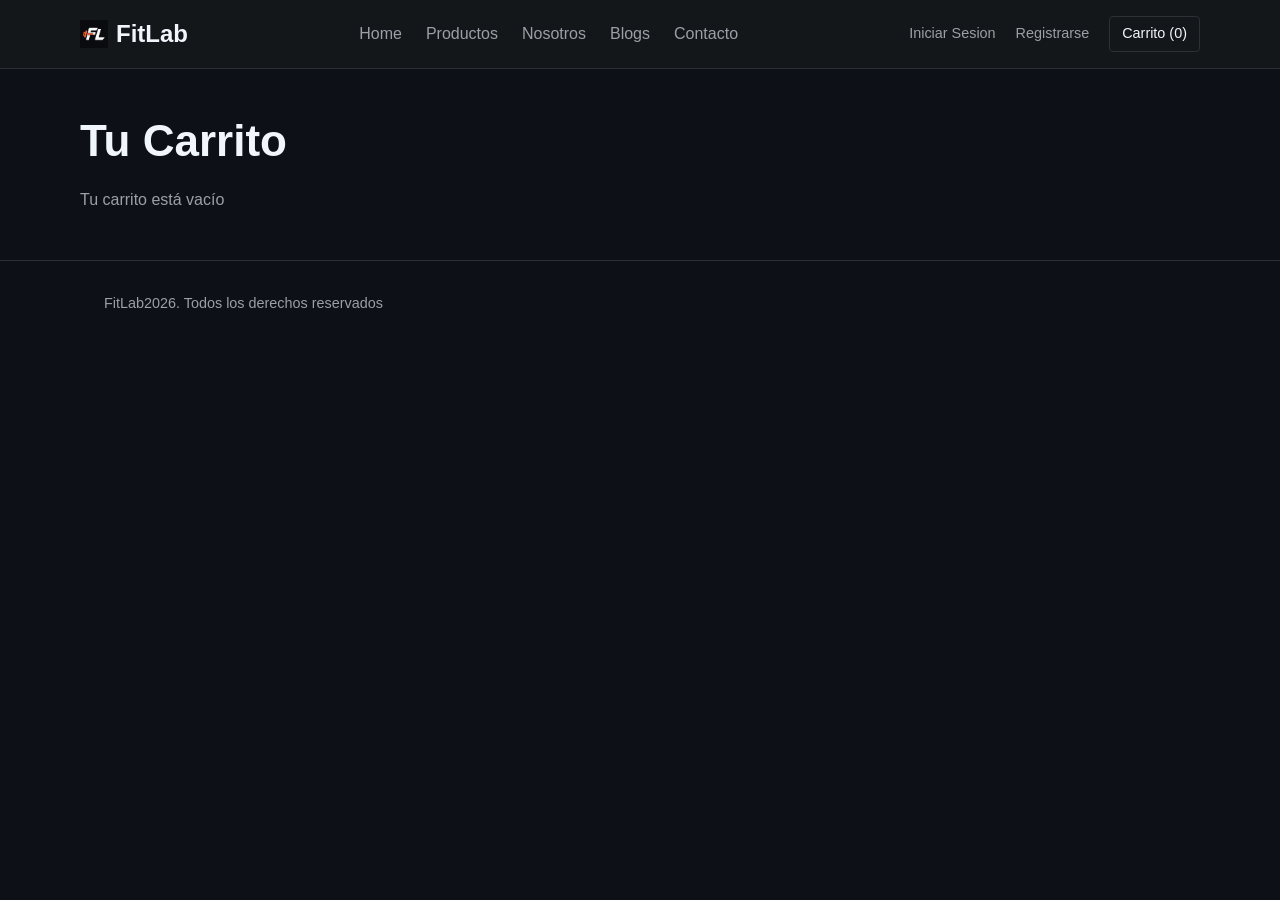
<file: FitLab (1)/FitLab/carrito.html>
<!DOCTYPE html>
<html lang="es">

<head>
    <meta charset="UTF-8">
    <meta name="viewport" content="width=device-width, initial-scale=1.0">
    <title>Carrito - FitLab</title>
    <link rel="stylesheet" href="css/estilos.css">
    <link rel="icon" type="img/jpeg" href="img/favicon.jpeg">
</head>

<body>
    <header class="encabezado">
        <div class="contenedor encabezado-interno">
            <a href="index.html" class="logo">
                <img src="img/favicon.jpeg" alt="" width="28" height="28">FitLab
            </a>
            <nav class="nav-principal" aria-label="Navegacion principal">
                <ul>
                    <li><a href="index.html">Home</a></li>
                    <li><a href="productos.html">Productos</a></li>
                    <li><a href="nosotros.html">Nosotros</a></li>
                    <li><a href="blogs.html">Blogs</a></li>
                    <li><a href="contacto.html">Contacto</a></li>
                </ul>
            </nav>
            <div class="acciones-encabezado">
                <a href="login.html" class="enlace-cuenta">Iniciar Sesion</a>
                <a href="registro.html" class="enlace-cuenta">Registrarse</a>
                <a href="carrito.html" class="enlace-carrito" aria-label="Ver carrito">
                    Carrito (<span id="contador-carrito">0</span>)
                </a>
            </div>
        </div>
    </header>

    <main class="contenedor pagina">
        <section class="carrito-seccion">
            <h1>Tu Carrito</h1>
            
            <div class="carrito-wrapper">
                <div id="carritoContainer" class="carrito-items">
                    <!-- Los items se cargan aquí -->
                </div>
                
                <div id="resumenCarrito" class="carrito-resumen">
                    <!-- El resumen se carga aquí -->
                </div>
            </div>
        </section>
    </main>

    <footer class="pie-pagina">
        <div class="contenedor">
            <p>FitLab2026. Todos los derechos reservados</p>
        </div>
    </footer>

    <!-- SCRIPTS -->
    <script src="js/config.js"></script>
    <script src="js/carrito.js"></script>
</body>
</html>
</file>
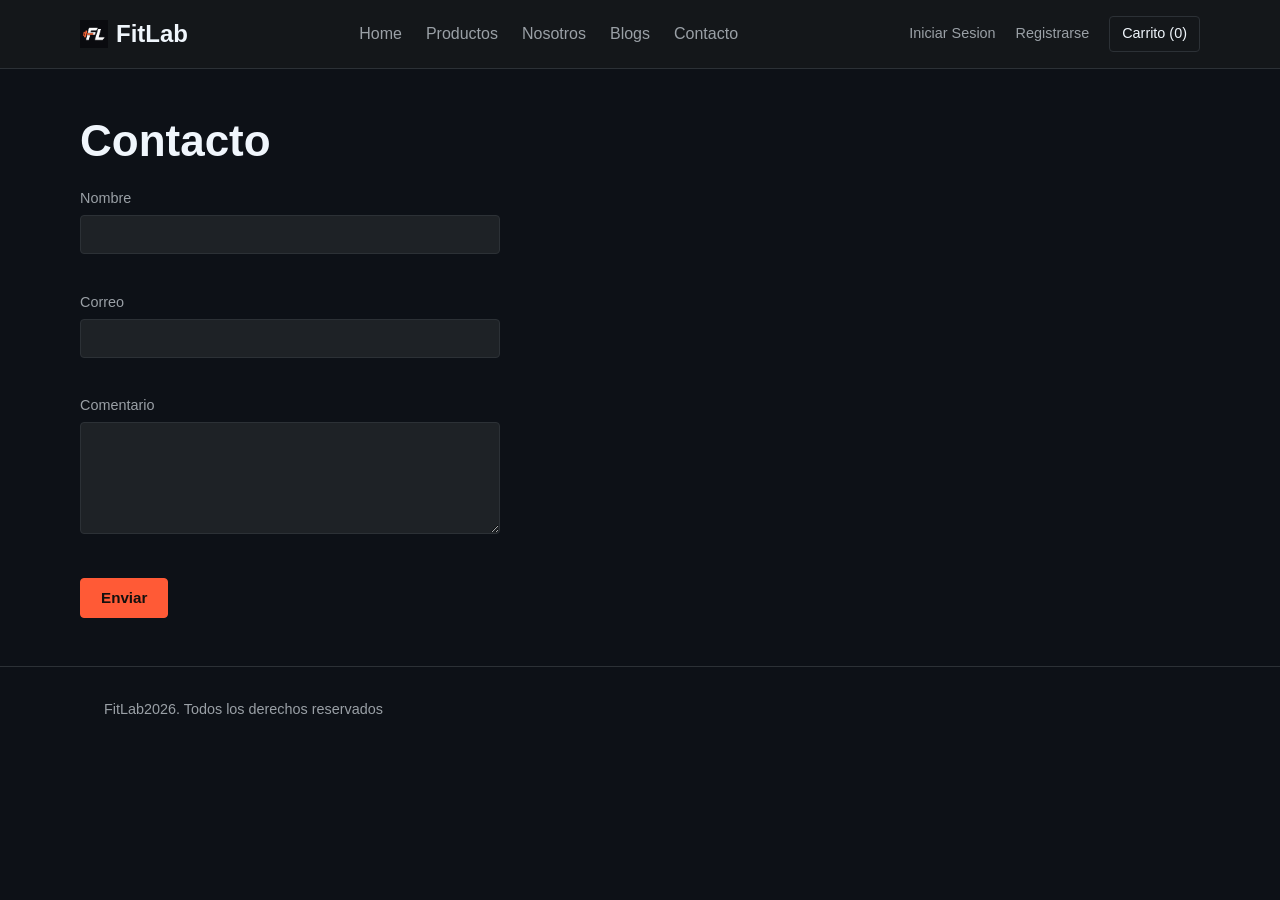
<file: FitLab (1)/FitLab/contacto.html>
<!DOCTYPE html>
<html lang="es">

<head>
    <meta charset="UTF-8">
    <meta name="viewport" content="width=device-width, initial-scale=1.0">
    <title>Contacto - FitLab</title>
    <link rel="stylesheet" href="css/estilos.css">
    <link rel="icon" type="image/jpeg" href="img/favicon.jpeg">
</head>

<body>

    <header class="encabezado">
        <div class="contenedor encabezado-interno">
            <a href="index.html" class="logo">
                <img src="img/favicon.jpeg" alt="" width="28" height="28">FitLab</a>
            <nav class="nav-principal" aria-label="Navegacion principal">
                <ul>
                    <li><a href="index.html">Home</a></li>
                    <li><a href="productos.html">Productos</a></li>
                    <li><a href="nosotros.html">Nosotros</a></li>
                    <li><a href="blogs.html">Blogs</a></li>
                    <li><a href="contacto.html">Contacto</a></li>
                </ul>
            </nav>
            <div class="acciones-encabezado">
                <a href="login.html" class="enlace-cuenta">Iniciar Sesion</a>
                <a href="registro.html" class="enlace-cuenta">Registrarse</a>
                <a href="carrito.html" class="enlace-carrito" aria-label="Ver carrito">
                    Carrito (<span id="contador-carrito">0</span>)
                </a>
            </div>
        </div>
    </header>

    <main class="contenedor pagina">
        <h1>Contacto</h1>

        <!-- novalidate: apaga la validacion propia del navegador, para usar la nuestra en JS -->
        <form id="form-contacto" novalidate>

            <div class="grupo-formulario">
                <label for="nombre">Nombre</label>
                <input type="text" id="nombre" name="nombre" maxlength="100">
                <span class="mensaje-error" id="error-nombre"></span>
            </div>

            <div class="grupo-formulario">
                <label for="correo">Correo</label>
                <input type="email" id="correo" name="correo" maxlength="100">
                <span class="mensaje-error" id="error-correo"></span>
            </div>

            <div class="grupo-formulario">
                <label for="comentario">Comentario</label>
                <textarea id="comentario" name="comentario" maxlength="500" rows="5"></textarea>
                <span class="mensaje-error" id="error-comentario"></span>
            </div>

            <button type="submit" class="boton boton-primario">Enviar</button>
        </form>
    </main>

    <footer class="pie-pagina">
        <div class="contenedor">
            <p>FitLab2026. Todos los derechos reservados</p>
        </div>
    </footer>

    <script src="js/validaciones.js"></script>
</body>

</html>
</file>
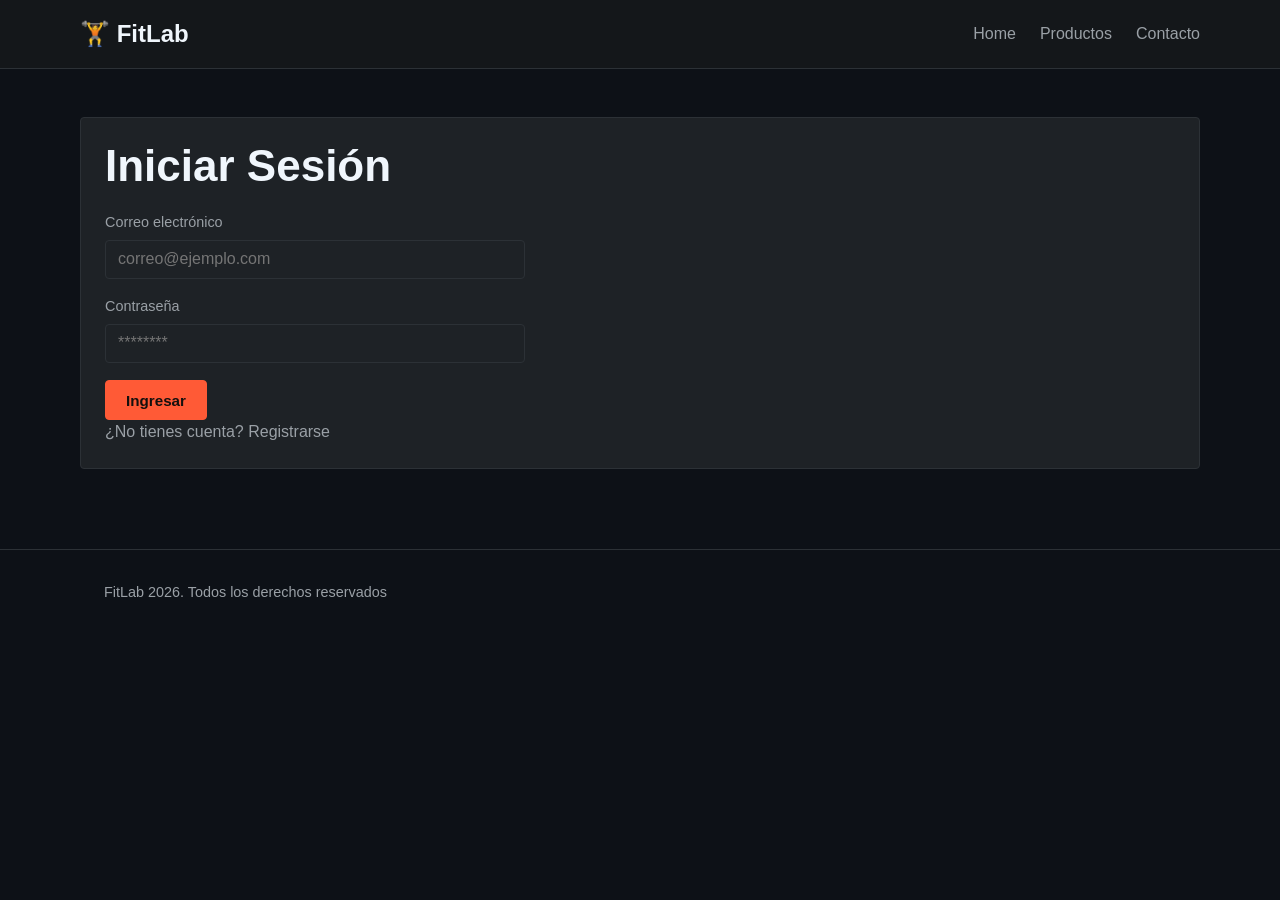
<file: FitLab (1)/FitLab/login.html>
<!DOCTYPE html>
<html lang="es">

<head>
    <meta charset="UTF-8">
    <meta name="viewport" content="width=device-width, initial-scale=1.0">

    <title>Iniciar Sesión - FitLab</title>

    <link rel="stylesheet" href="css/estilos.css">
</head>


<body>


    <header class="encabezado">

        <div class="contenedor encabezado-interno">

            <a href="index.html" class="logo">
                🏋️ FitLab
            </a>


            <nav class="nav-principal">
                <ul>
                    <li><a href="index.html">Home</a></li>
                    <li><a href="productos.html">Productos</a></li>
                    <li><a href="contacto.html">Contacto</a></li>
                </ul>
            </nav>


        </div>

    </header>



    <main class="contenedor pagina">


        <section class="tarjeta-admin">


            <h1>Iniciar Sesión</h1>


            <form id="form-login">


                <div class="grupo-formulario">

                    <label for="correo">
                        Correo electrónico
                    </label>

                    <input type="email" id="correo" placeholder="correo@ejemplo.com">

                </div>



                <div class="grupo-formulario">

                    <label for="password">
                        Contraseña
                    </label>


                    <input type="password" id="password" placeholder="********">


                </div>



                <button type="submit" class="boton boton-primario">

                    Ingresar

                </button>



                <p>
                    ¿No tienes cuenta?
                    <a href="registro.html">
                        Registrarse
                    </a>
                </p>


            </form>


        </section>


    </main>



    <footer class="pie-pagina">

        <div class="contenedor">

            <p>
                FitLab 2026. Todos los derechos reservados
            </p>

        </div>

    </footer>


    <script src="js/login.js"></script>
</body>

</html>
</file>
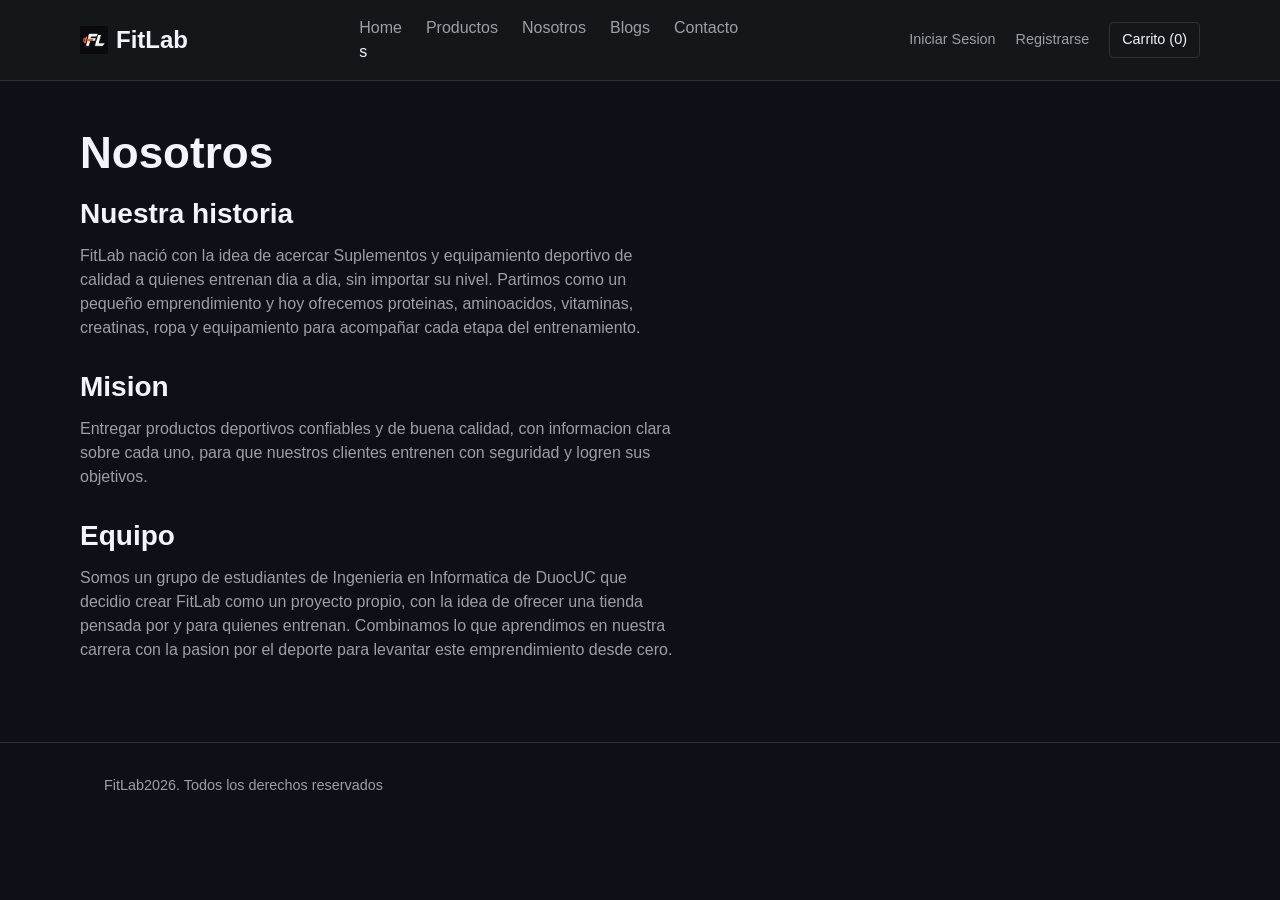
<file: FitLab (1)/FitLab/nosotros.html>
<!DOCTYPE html>
<html lang="es">

<head>
    <meta charset="UTF-8">
    <meta name="viewport" content="width=device-width, initial-scale=1.0">
    <title>Nosotros - FitLab</title>
    <link rel="stylesheet" href="css/estilos.css">
    <link rel="icon" type="image/jpeg" href="img/favicon.jpeg">
</head>

<body>
    <header class="encabezado">
        <div class="contenedor encabezado-interno">
            <a href="index.html" class="logo">
                <img src="img/favicon.jpeg" alt="" width="28" height="28">FitLab</a>
            <nav class="nav-principal" aria-label="Navegacion principal">
                <ul>
                    <li><a href="index.html">Home</a></li>
                    <li><a href="productos.html">Productos</a></li>
                    <li><a href="nosotros.html">Nosotros</a></li>
                    <li><a href="blogs.html">Blogs</a></li>
                    <li><a href="contacto.html">Contacto</a></li>
                </ul>s
            </nav>

            <div class="acciones-encabezado">
                <a href="login.html" class="enlace-cuenta">Iniciar Sesion</a>
                <a href="registro.html" class="enlace-cuenta">Registrarse</a>
                <a href="carrito.html" class="enlace-carrito" aria-label="Ver carrito">
                    Carrito (<span id="contador-carrito">0</span>)
                </a>
            </div>
        </div>
    </header>

    <main class="contenedor pagina">
        <h1>Nosotros</h1>

        <section class="nosotros-bloque">
            <h2>Nuestra historia</h2>
            <p>FitLab nació con la idea de acercar Suplementos y
                equipamiento deportivo de calidad a quienes entrenan dia a dia, sin importar su nivel.
                Partimos como un pequeño emprendimiento y hoy ofrecemos proteinas, aminoacidos, vitaminas,
                creatinas,
                ropa y equipamiento para acompañar cada etapa del entrenamiento. </p>
        </section>

        <section class="nosotros-bloque">
            <h2>Mision</h2>
            <p>Entregar productos deportivos confiables y de buena calidad, con informacion clara sobre cada uno,
                para que nuestros clientes entrenen con seguridad y logren sus objetivos.</p>
        </section>

        <section class="nosotros-bloque">
            <h2>Equipo</h2>
            <p>Somos un grupo de estudiantes de Ingenieria en Informatica de DuocUC que decidio crear FitLab como un
                proyecto propio, con la idea de ofrecer una tienda pensada por y para quienes entrenan. Combinamos
                lo que aprendimos en nuestra carrera con la pasion por el deporte para levantar este emprendimiento
                desde cero.</p>
        </section>

    </main>

    <footer class="pie-pagina">
        <div class="contenedor">
            <p>FitLab2026. Todos los derechos reservados</p>
        </div>
    </footer>
</body>

</html>
</file>
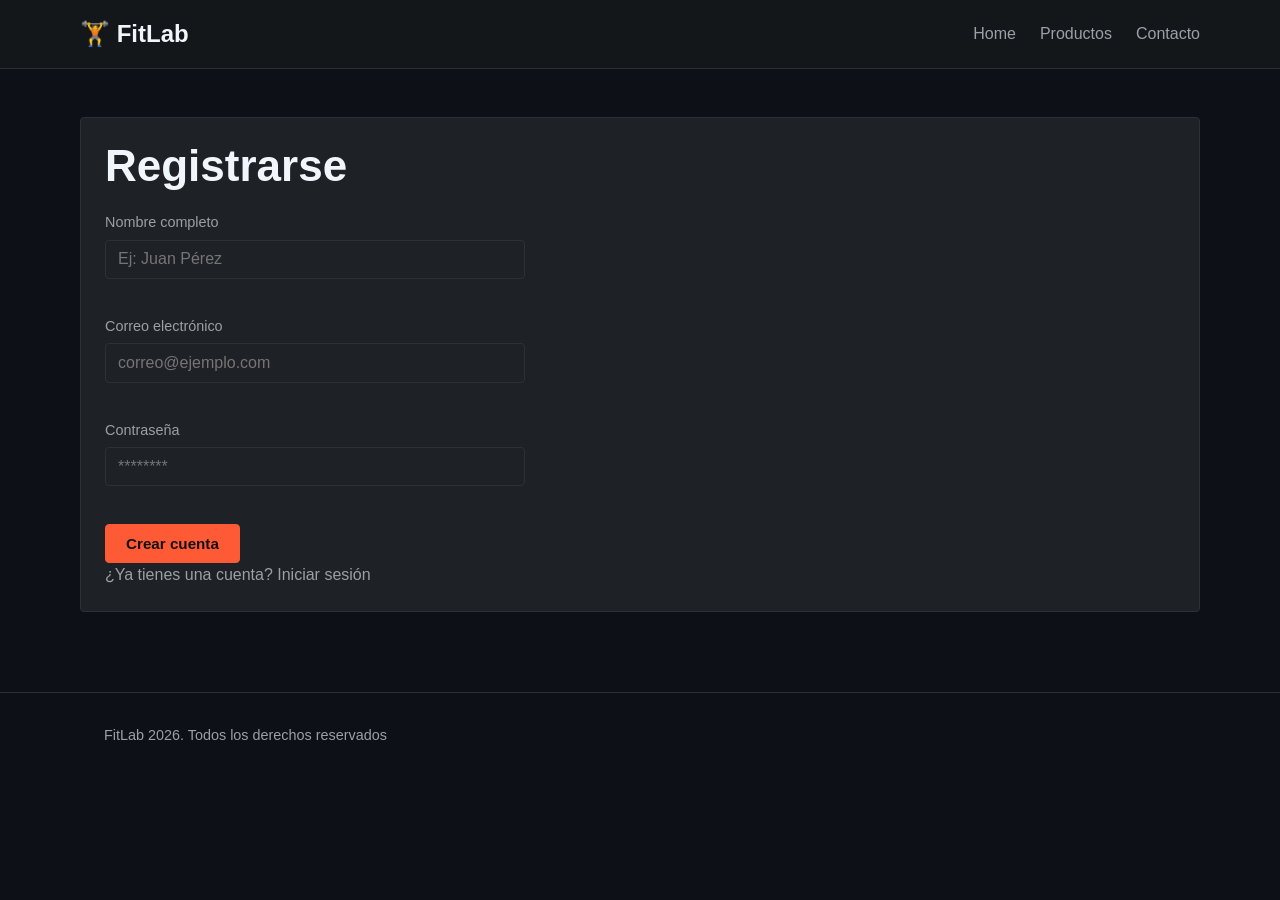
<file: FitLab (1)/FitLab/registro.html>
<!DOCTYPE html>
<html lang="es">

<head>

    <meta charset="UTF-8">
    <meta name="viewport" content="width=device-width, initial-scale=1.0">
    <link rel="icon" type="image/jpeg" href="img/favicon.jpeg">
    <title>Registro - FitLab</title>

    <link rel="stylesheet" href="css/estilos.css">

</head>


<body>


    <header class="encabezado">

        <div class="contenedor encabezado-interno">

            <a href="index.html" class="logo">
                🏋️ FitLab
            </a>


            <nav class="nav-principal">

                <ul>

                    <li>
                        <a href="index.html">Home</a>
                    </li>

                    <li>
                        <a href="productos.html">Productos</a>
                    </li>

                    <li>
                        <a href="contacto.html">Contacto</a>
                    </li>

                </ul>

            </nav>


        </div>

    </header>




    <main class="contenedor pagina">


        <section class="tarjeta-admin">


            <h1>Registrarse</h1>


            <form id="form-registro" novalidate>



                <div class="grupo-formulario">

                    <label for="nombre">
                        Nombre completo
                    </label>


                    <input type="text" id="nombre" placeholder="Ej: Juan Pérez">


                    <span class="mensaje-error" id="error-nombre"></span>


                </div>




                <div class="grupo-formulario">


                    <label for="correo">
                        Correo electrónico
                    </label>


                    <input type="email" id="correo" placeholder="correo@ejemplo.com">


                    <span class="mensaje-error" id="error-correo"></span>


                </div>





                <div class="grupo-formulario">


                    <label for="password">
                        Contraseña
                    </label>


                    <input type="password" id="password" placeholder="********">


                    <span class="mensaje-error" id="error-password"></span>


                </div>





                <button type="submit" class="boton boton-primario">

                    Crear cuenta

                </button>




                <p>

                    ¿Ya tienes una cuenta?

                    <a href="login.html">
                        Iniciar sesión
                    </a>

                </p>




            </form>


        </section>


    </main>





    <footer class="pie-pagina">


        <div class="contenedor">

            <p>
                FitLab 2026. Todos los derechos reservados
            </p>

        </div>


    </footer>





    <script src="js/registro.js"></script>


</body>

</html>
</file>
<file: FitLab (1)/FitLab/css/estilos.css>
body {
    margin: 0;
    background: #14171a;
    color: #f2f1ed;
    font-family: system-ui, sans-serif;
    line-height: 1.5;
}

img {
    max-width: 100%;
    display: block;
}

a {
    color: inherit;
    text-decoration: none;
}

h1,
h2,
h3 {
    font-weight: 700;
    line-height: 1.1;
    margin: 0 0 0.5em;
}

h1 {
    font-size: 2.75rem;
}

h2 {
    font-size: 1.75rem;
}

p {
    max-width: 600px;
    color: #9aa0a6;
}

.contenedor {
    width: 100%;
    max-width: 1120px;
    margin: 0 auto;
    padding: 0 1.5rem;
}

main.pagina {
    padding: 3rem 0;
}

/* Encabezado */
.encabezado {
    border-bottom: 1px solid #2c3136;
    background: #14171a;
}

.encabezado-interno {
    display: flex;
    align-items: center;
    justify-content: space-between;
    flex-wrap: wrap;
    gap: 1rem;
    padding: 1rem 0;
}

.logo {
    display: flex;
    align-items: center;
    gap: 0.5rem;
    font-weight: 700;
    font-size: 1.5rem;
}

.nav-principal ul {
    display: flex;
    gap: 1.5rem;
    list-style: none;
    margin: 0;
    padding: 0;
}

.nav-principal a {
    color: #9aa0a6;
    font-weight: 500;
}

.nav-principal a:hover {
    color: #f2f1ed;
}

.acciones-encabezado {
    display: flex;
    align-items: center;
    gap: 1.25rem;
    font-size: 0.9rem;
}

.enlace-cuenta {
    color: #9aa0a6;
}

.enlace-cuenta:hover {
    color: #f2f1ed;
}

.enlace-carrito {
    border: 1px solid #2c3136;
    padding: 0.4rem 0.75rem;
    border-radius: 4px;
}

/* Pie de página */
.pie-pagina {
    border-top: 1px solid #2c3136;
    padding: 2rem 0;
    color: #9aa0a6;
    font-size: 0.9rem;
}

/* Botones */
.boton {
    display: inline-block;
    border: 1px solid #ff5a36;
    background: transparent;
    color: #f2f1ed;
    padding: 0.65rem 1.25rem;
    border-radius: 4px;
    font-weight: 600;
    font-size: 0.95rem;
    cursor: pointer;
}

.boton-primario {
    background: #ff5a36;
    border-color: #ff5a36;
    color: #14100e;
}

.boton-primario:hover {
    background: #d6431f;
    border-color: #d6431f;
}

/* Banner del Home */
.banner {
    display: grid;
    grid-template-columns: 1.1fr 1fr;
    align-items: center;
    gap: 2.5rem;
    padding: 1rem 0 3rem;
}

.banner-texto p {
    margin-bottom: 1.5rem;
}

.banner-imagen {
    width: 100%;
    height: 320px;
    object-fit: cover;
    border: 1px solid #2c3136;
    border-radius: 4px;
}

@media (max-width: 720px) {
    .banner {
        grid-template-columns: 1fr;
    }

    .banner-imagen {
        height: 220px;
    }
}

/* Grilla de productos (Home "más vendidos") */
.grilla-productos {
    display: grid;
    grid-template-columns: repeat(auto-fill, minmax(220px, 1fr));
    gap: 1.5rem;
    margin-top: 1.5rem;
}

@media (max-width: 720px) {
    .encabezado-interno {
        flex-direction: column;
        align-items: flex-start;
    }
}


/* NOSOTROS */
.nosotros-bloque {
    margin-bottom: 2rem;
    max-width: 700px;
}


/* BLOGS */

.grilla-blog {
    display: grid;
    grid-template-columns: repeat(auto-fill, minmax(260px, 1fr));
    gap: 1.5rem;
    margin-top: 1.5rem;
}

.blog-card {
    background: #1e2226;
    border: 1px solid #2c3136;
    border-radius: 4px;
    padding: 1.25rem;
}

/* BLOG DETALLE */

.blog-articulo {
    max-width: 700px;
}

.blog-imagen {
    width: 100%;
    max-height: 360px;
    object-fit: cover;
    border: 1px solid #2c3136;
    border-radius: 4px;
    margin-bottom: 1.5rem;
}

.video-incrustado {
    aspect-ratio: 16 / 9;
    max-width: 700px;
    margin-bottom: 1.5rem;
    border: 1px solid #2c3136;
}

.video-incrustado iframe {
    width: 100%;
    height: 100%;
    border: 0;
}


/* Formularios */
.grupo-formulario {
    margin-bottom: 1.1rem;
    max-width: 420px;
}

label {
    display: block;
    font-size: 0.9rem;
    margin-bottom: 0.35rem;
    color: #9aa0a6;
}

input,
textarea {
    width: 100%;
    background: #1e2226;
    border: 1px solid #2c3136;
    color: #f2f1ed;
    padding: 0.6rem 0.75rem;
    border-radius: 4px;
    font-family: inherit;
    font-size: 1rem;
}

input:focus,
textarea:focus {
    outline: 2px solid #ff5a36;
    outline-offset: 1px;
}

.mensaje-error {
    color: #e5484d;
    font-size: 0.85rem;
    margin-top: 0.3rem;
    display: block;
    min-height: 1.1em;
}




/* ==========================================================================
   ESTILOS COMPLEMENTARIOS PARA MANTENEDOR Y DASHBOARD (Osea parte 3 German)
   ========================================================================== */

.tarjeta-admin {
    background: #1e2226;
    border: 1px solid #2c3136;
    border-radius: 4px;
    padding: 1.5rem;
    margin-bottom: 2rem;
}

.alerta-stock {
    background: rgba(223, 67, 72, 0.15);
    border: 1px solid #e5484d;
    color: #f2f1ed;
    padding: 1rem;
    border-radius: 4px;
    margin-bottom: 1.5rem;
}

.tabla-contenedor {
    overflow-x: auto;
}

.tabla-custom {
    width: 100%;
    border-collapse: collapse;
    margin-top: 1rem;
    font-size: 0.95rem;
}

.tabla-custom th {
    background: #252a2f;
    color: #f2f1ed;
    padding: 0.75rem 1rem;
    text-align: left;
    border-bottom: 2px solid #2c3136;
}

.tabla-custom td {
    padding: 0.75rem 1rem;
    border-bottom: 1px solid #2c3136;
    color: #9aa0a6;
}

.tabla-custom tr:hover td {
    background: #252a2f;
    color: #f2f1ed;
}

.fila-critica td {
    background: rgba(229, 72, 77, 0.1) !important;
}

.badge-critico {
    color: #e5484d;
    font-weight: bold;
}

.badge-ok {
    color: #46a758;
    font-weight: bold;
}

.grilla-formulario {
    display: grid;
    grid-template-columns: repeat(auto-fit, minmax(220px, 1fr));
    gap: 1rem;
}

.grilla-dashboard {
    display: grid;
    grid-template-columns: repeat(auto-fit, minmax(240px, 1fr));
    gap: 1.5rem;
    margin-top: 1.5rem;
}

.metrica-card {
    background: #1e2226;
    border: 1px solid #2c3136;
    padding: 1.5rem;
    border-radius: 4px;
    border-left: 4px solid #ff5a36;
}

.metrica-card.alerta {
    border-left-color: #e5484d;
}

.metrica-card h3 {
    font-size: 1rem;
    color: #9aa0a6;
    margin-bottom: 0.5rem;
}

.metrica-card p {
    font-size: 2.2rem;
    font-weight: 700;
    color: #f2f1ed;
    margin: 0;
}

.hidden {
    display: none !important;
}


/* Paleta de colores FitLab Admin */
:root {
    --bg-main: #0d1117;
    --bg-navbar: #0b0e14;
    --bg-card: #161b22;
    --border-color: #21262d;
    
    --text-primary: #f0f6fc;
    --text-secondary: #8b949e;

    --color-orange: #f95726;
    --color-orange-hover: #e04516;

    --alert-bg: #1c1417;
    --alert-border: #4d1c24;
    --alert-text: #ff7b72;

    --status-ok: #3fb950;
    --status-critico: #f85149;

    --action-edit-bg: rgba(249, 87, 38, 0.12);
    --action-edit-border: rgba(249, 87, 38, 0.35);
    --action-delete-bg: rgba(248, 81, 73, 0.12);
    --action-delete-border: rgba(248, 81, 73, 0.35);

    --font-family: -apple-system, BlinkMacSystemFont, "Segoe UI", Roboto, Oxygen, Ubuntu, Cantarell, sans-serif;
}

* {
    margin: 0;
    padding: 0;
    box-sizing: border-box;
}

body {
    background-color: var(--bg-main);
    color: var(--text-primary);
    font-family: var(--font-family);
    min-height: 100vh;
    display: flex;
    flex-direction: column;
}

/* Barra superior */
.navbar {
    background-color: var(--bg-navbar);
    border-bottom: 1px solid var(--border-color);
    padding: 0.85rem 2rem;
    position: sticky;
    top: 0;
    z-index: 100;
}

.nav-container {
    max-width: 1200px;
    margin: 0 auto;
    display: flex;
    align-items: center;
    justify-content: space-between;
}

.brand {
    display: flex;
    align-items: center;
    gap: 0.5rem;
    font-weight: 700;
    font-size: 1.15rem;
}

.brand-icon {
    font-size: 1.25rem;
}

.brand-admin {
    color: #e6edf3;
    font-weight: 500;
}

.nav-links {
    display: flex;
    align-items: center;
    gap: 1.75rem;
}

.nav-link {
    color: var(--text-secondary);
    text-decoration: none;
    font-size: 0.92rem;
    font-weight: 500;
    transition: color 0.2s ease;
}

.nav-link:hover {
    color: var(--text-primary);
}

.nav-link.active {
    color: #ffffff;
    font-weight: 600;
}

.btn-store {
    display: inline-flex;
    align-items: center;
    gap: 0.45rem;
    background-color: #1b212b;
    color: #c9d1d9;
    border: 1px solid var(--border-color);
    padding: 0.45rem 0.9rem;
    border-radius: 6px;
    font-size: 0.85rem;
    text-decoration: none;
    transition: all 0.2s ease;
}

.btn-store:hover {
    background-color: #232a35;
    color: #ffffff;
    border-color: #38414e;
}

/* Contenedor */
.container {
    max-width: 1200px;
    margin: 2.2rem auto;
    padding: 0 1.5rem;
    flex: 1;
    width: 100%;
}

.page-header {
    display: flex;
    align-items: center;
    justify-content: space-between;
    margin-bottom: 1.75rem;
}

.header-text h1 {
    font-size: 2rem;
    font-weight: 800;
    letter-spacing: -0.5px;
    margin-bottom: 0.35rem;
}

.header-text p {
    color: var(--text-secondary);
    font-size: 0.95rem;
}

.btn-primary {
    background-color: var(--color-orange);
    color: #ffffff;
    border: none;
    padding: 0.65rem 1.25rem;
    font-size: 0.92rem;
    font-weight: 600;
    border-radius: 6px;
    cursor: pointer;
    transition: background-color 0.2s ease;
}

.btn-primary:hover {
    background-color: var(--color-orange-hover);
}

/* Alerta */
.alert-banner {
    background-color: var(--alert-bg);
    border: 1px solid var(--alert-border);
    border-radius: 6px;
    padding: 0.9rem 1.2rem;
    display: flex;
    align-items: center;
    gap: 0.75rem;
    margin-bottom: 2rem;
    color: var(--alert-text);
    font-size: 0.88rem;
}

.alert-icon {
    font-size: 1.05rem;
}

/* Card y Tabla */
.card-table {
    background-color: var(--bg-card);
    border: 1px solid var(--border-color);
    border-radius: 8px;
    overflow: hidden;
}

.card-header {
    padding: 1.25rem 1.5rem;
    border-bottom: 1px solid var(--border-color);
}

.card-header h2 {
    font-size: 1.25rem;
    font-weight: 700;
}

.table-responsive {
    overflow-x: auto;
}

.data-table {
    width: 100%;
    border-collapse: collapse;
    text-align: left;
    font-size: 0.9rem;
}

.data-table thead {
    border-bottom: 1px solid var(--border-color);
    background-color: #12161c;
}

.data-table th {
    padding: 0.85rem 1.25rem;
    color: var(--text-secondary);
    font-size: 0.82rem;
    font-weight: 600;
    letter-spacing: 0.3px;
}

.data-table td {
    padding: 1rem 1.25rem;
    border-bottom: 1px solid var(--border-color);
    color: #c9d1d9;
    vertical-align: middle;
}

.data-table tbody tr:last-child td {
    border-bottom: none;
}

.data-table tbody tr:hover {
    background-color: #1c222b;
}

.user-rut {
    font-family: monospace;
    font-weight: 600;
    color: #e6edf3;
}

.user-name {
    font-weight: 500;
    color: #ffffff;
}

.text-center {
    text-align: center;
}

.status-badge {
    font-size: 0.78rem;
    font-weight: 700;
    letter-spacing: 0.5px;
}

.status-badge.activo {
    color: var(--status-ok);
}

.status-badge.inactivo {
    color: var(--status-critico);
}

.action-buttons {
    display: inline-flex;
    gap: 0.5rem;
    justify-content: center;
}

.btn-action {
    background: transparent;
    border-radius: 4px;
    padding: 0.32rem 0.65rem;
    font-size: 0.8rem;
    font-weight: 500;
    cursor: pointer;
    transition: all 0.2s ease;
    display: inline-flex;
    align-items: center;
    gap: 0.3rem;
}

.btn-action.btn-edit {
    color: #ffa17a;
    border: 1px solid var(--action-edit-border);
    background-color: var(--action-edit-bg);
}

.btn-action.btn-edit:hover {
    background-color: rgba(249, 87, 38, 0.25);
    border-color: #ffa17a;
}

.btn-action.btn-delete {
    color: #ff7b72;
    border: 1px solid var(--action-delete-border);
    background-color: var(--action-delete-bg);
}

.btn-action.btn-delete:hover {
    background-color: rgba(248, 81, 73, 0.25);
    border-color: #ff7b72;
}

/* Modal */
.modal-overlay {
    display: none;
    position: fixed;
    top: 0;
    left: 0;
    width: 100vw;
    height: 100vh;
    background-color: rgba(0, 0, 0, 0.75);
    z-index: 200;
    align-items: center;
    justify-content: center;
    padding: 1rem;
}

.modal-overlay.show {
    display: flex;
}

.modal-box {
    background-color: var(--bg-card);
    border: 1px solid var(--border-color);
    border-radius: 8px;
    width: 100%;
    max-width: 500px;
    box-shadow: 0 10px 30px rgba(0, 0, 0, 0.5);
    overflow: hidden;
}

.modal-header {
    padding: 1.2rem 1.5rem;
    border-bottom: 1px solid var(--border-color);
    display: flex;
    justify-content: space-between;
    align-items: center;
}

.modal-header h3 {
    font-size: 1.15rem;
    font-weight: 700;
}

.btn-close {
    background: none;
    border: none;
    color: var(--text-secondary);
    font-size: 1.5rem;
    cursor: pointer;
}

.btn-close:hover {
    color: var(--text-primary);
}

#formUsuario {
    padding: 1.5rem;
}

.form-group {
    margin-bottom: 1rem;
}

.form-group label {
    display: block;
    font-size: 0.82rem;
    color: var(--text-secondary);
    margin-bottom: 0.35rem;
    font-weight: 500;
}

.form-group input,
.form-group select {
    width: 100%;
    background-color: #0b0e14;
    border: 1px solid var(--border-color);
    color: #ffffff;
    padding: 0.55rem 0.8rem;
    border-radius: 6px;
    font-size: 0.9rem;
    outline: none;
}

.form-group input:focus,
.form-group select:focus {
    border-color: var(--color-orange);
}

.form-row {
    display: flex;
    gap: 1rem;
}

.form-row .col {
    flex: 1;
}

.modal-actions {
    display: flex;
    justify-content: flex-end;
    gap: 0.75rem;
    margin-top: 1.5rem;
}

.btn-secondary {
    background-color: #21262d;
    color: #c9d1d9;
    border: 1px solid var(--border-color);
    padding: 0.6rem 1.1rem;
    border-radius: 6px;
    font-size: 0.88rem;
    cursor: pointer;
}

.btn-secondary:hover {
    background-color: #30363d;
    color: #ffffff;
}

.footer {
    border-top: 1px solid var(--border-color);
    padding: 1.5rem;
    text-align: center;
    color: var(--text-secondary);
    font-size: 0.82rem;
    margin-top: auto;
}

@media (max-width: 768px) {
    .navbar .nav-links {
        display: none;
    }
    .page-header {
        flex-direction: column;
        align-items: flex-start;
        gap: 1rem;
    }
    .btn-primary {
        width: 100%;
    }
}
</file>
